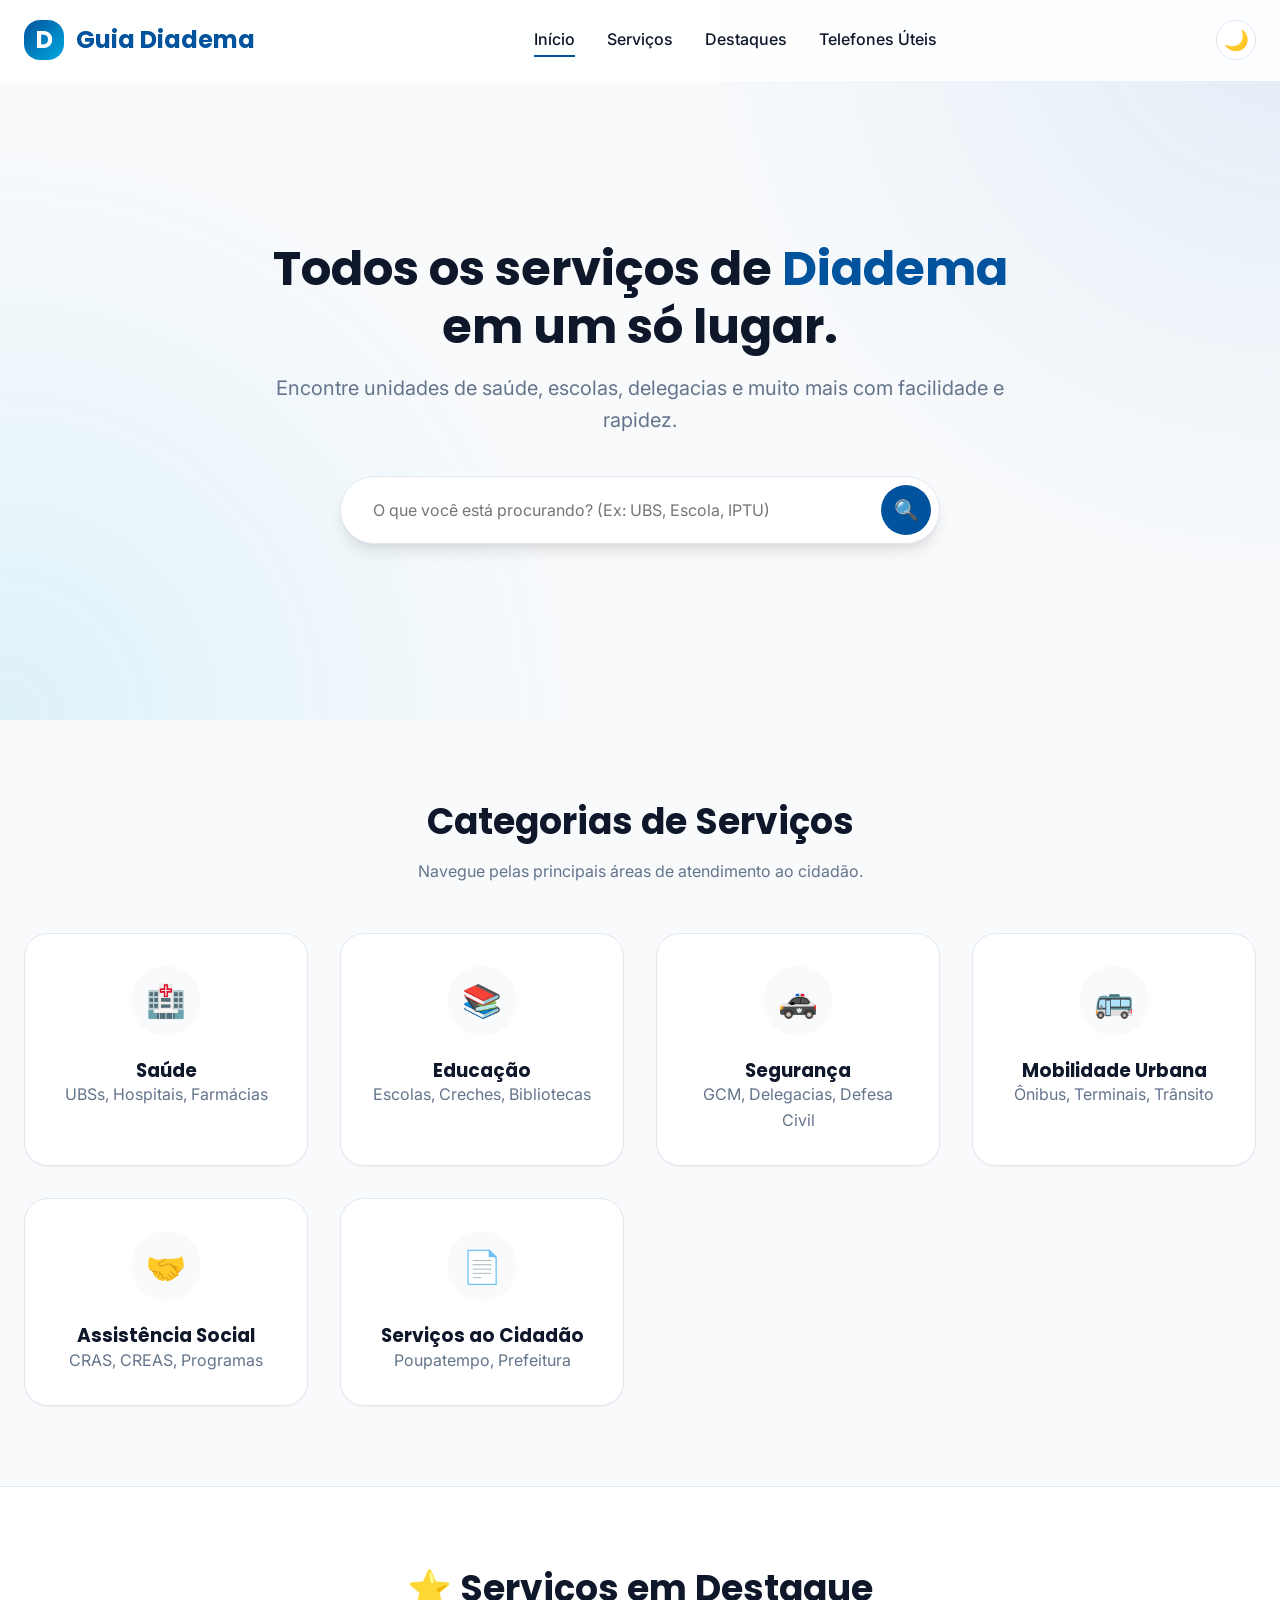
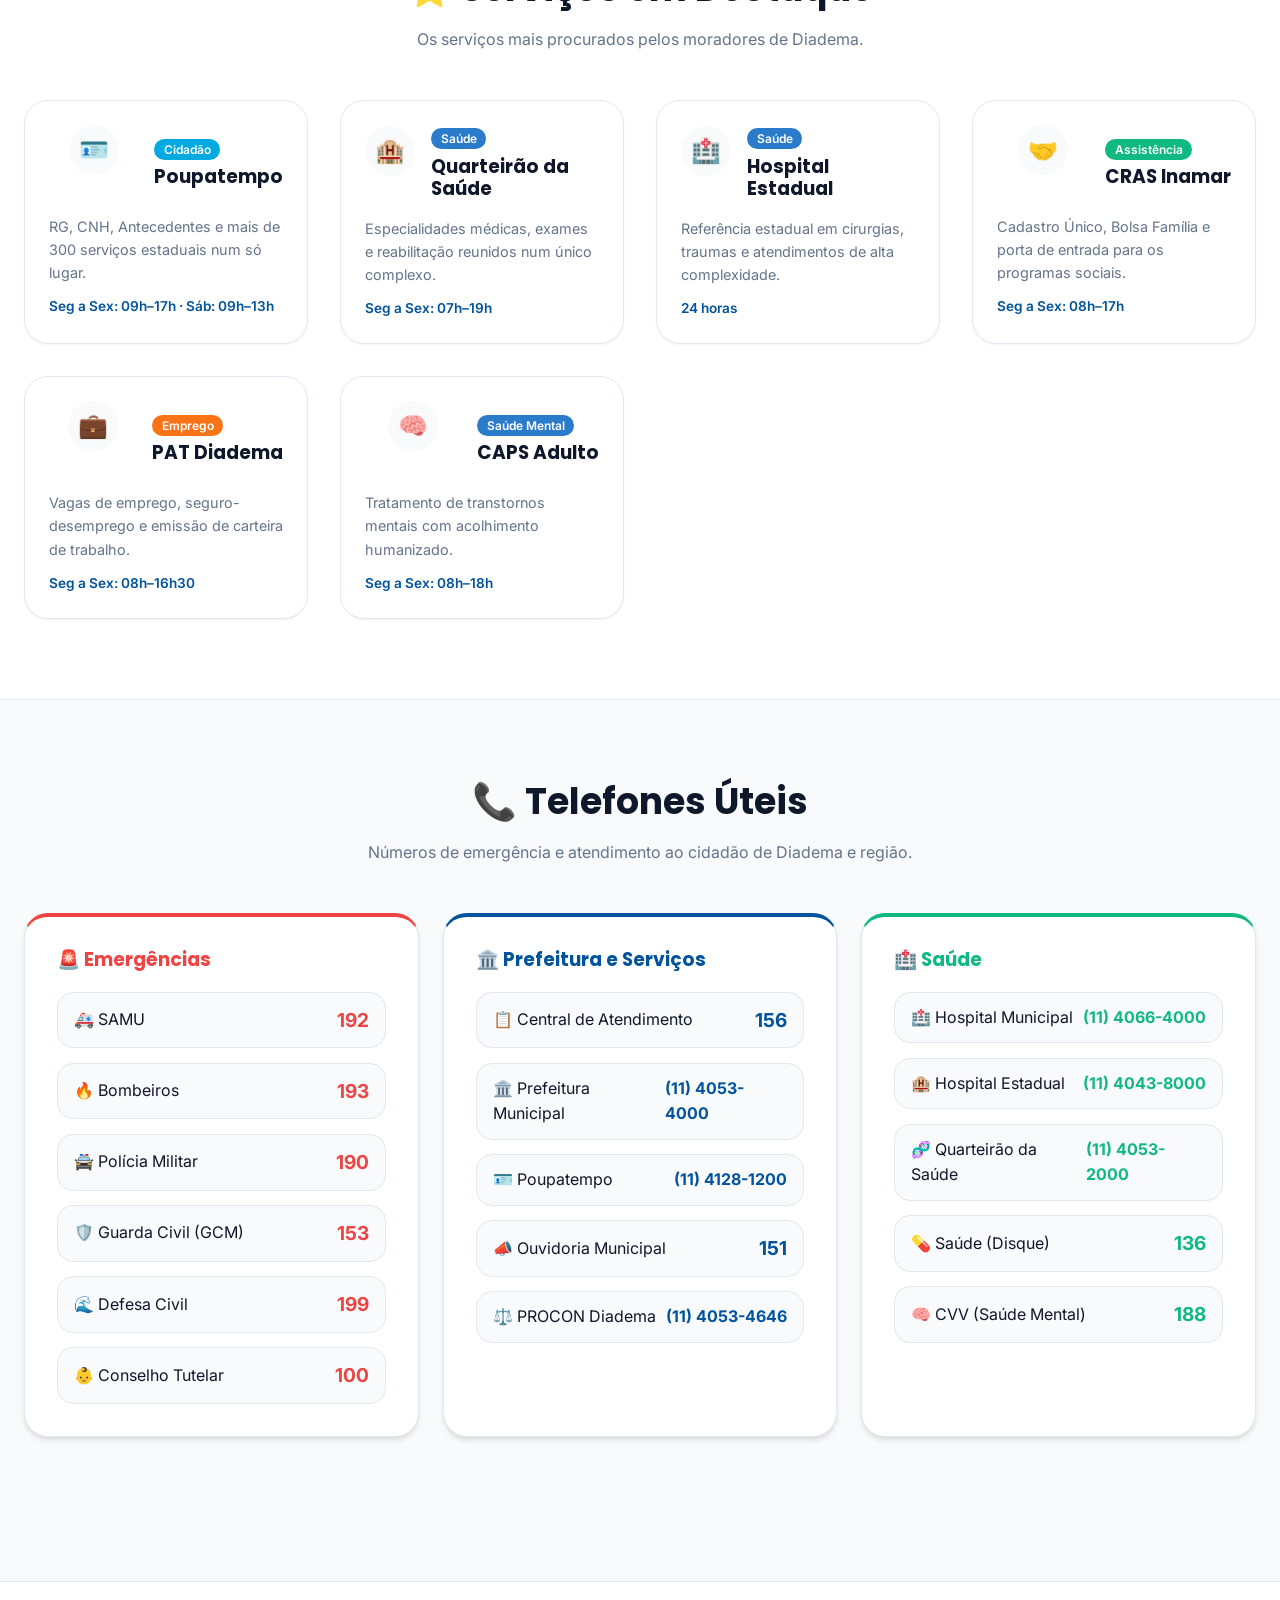
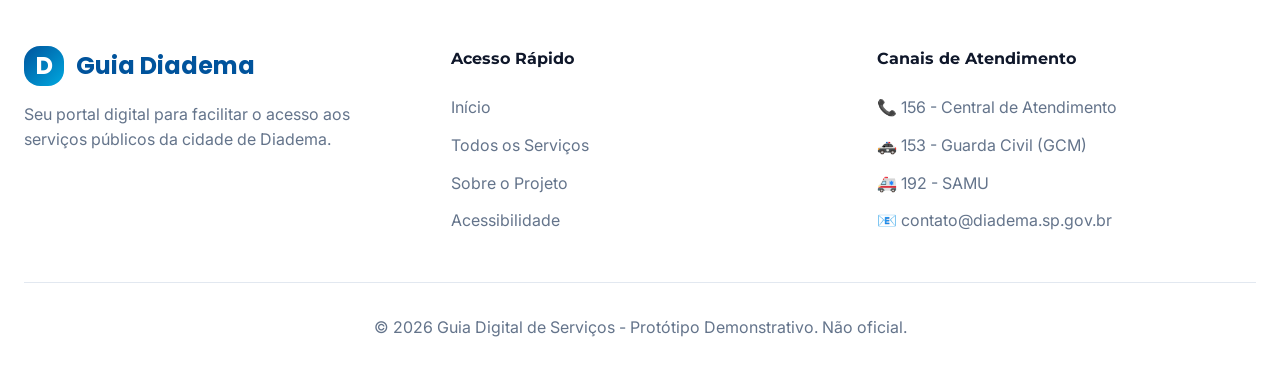
<file: index.html>
<!DOCTYPE html>
<html lang="pt-BR">
<head>
    <meta charset="UTF-8">
    <meta name="viewport" content="width=device-width, initial-scale=1.0">
    <title>Guia Digital de Serviços - Diadema</title>
    <meta name="description" content="Portal centralizado de serviços públicos de Diadema. Saúde, Educação, Segurança e muito mais.">
    <link rel="stylesheet" href="assets/css/styles.css">
</head>
<body>

    <!-- Header -->
    <header class="header">
        <div class="container nav-container">
            <a href="index.html" class="logo">
                <div class="logo-icon">D</div>
                Guia Diadema
            </a>
            
            <nav class="nav-links" id="nav-links">
                <a href="index.html" class="nav-link active">Início</a>
                <a href="categorias.html" class="nav-link">Serviços</a>
                <a href="#destaques" class="nav-link">Destaques</a>
                <a href="#telefones" class="nav-link">Telefones Úteis</a>
            </nav>

            <div class="nav-actions">
                <button class="theme-toggle" id="theme-toggle" aria-label="Alternar Tema">🌙</button>
                <button class="mobile-menu-btn" id="mobile-menu-btn" aria-label="Menu">☰</button>
            </div>
        </div>
    </header>

    <!-- Hero Section -->
    <section class="hero">
        <div class="hero-bg"></div>
        <div class="container">
            <div class="hero-content animate-fade-in">
                <h1 class="title-lg">Todos os serviços de <span class="text-primary">Diadema</span> em um só lugar.</h1>
                <p class="hero-subtitle">Encontre unidades de saúde, escolas, delegacias e muito mais com facilidade e rapidez.</p>
                
                <form class="search-wrapper" id="search-form">
                    <input type="text" id="search-input" class="search-input" placeholder="O que você está procurando? (Ex: UBS, Escola, IPTU)" required>
                    <button type="submit" class="search-btn" aria-label="Buscar">🔍</button>
                </form>
            </div>
        </div>
    </section>

    <!-- Categories Section -->
    <section class="section" id="categorias">
        <div class="container">
            <div class="text-center animate-fade-in delay-100">
                <h2 class="title-md">Categorias de Serviços</h2>
                <p class="text-muted">Navegue pelas principais áreas de atendimento ao cidadão.</p>
            </div>

            <div class="categories-grid">
                <a href="categorias.html?cat=saude" class="category-card animate-fade-in delay-200">
                    <div class="category-icon">🏥</div>
                    <h3 class="font-bold">Saúde</h3>
                    <p class="text-muted text-sm">UBSs, Hospitais, Farmácias</p>
                </a>
                
                <a href="categorias.html?cat=educacao" class="category-card animate-fade-in delay-200">
                    <div class="category-icon">📚</div>
                    <h3 class="font-bold">Educação</h3>
                    <p class="text-muted text-sm">Escolas, Creches, Bibliotecas</p>
                </a>

                <a href="categorias.html?cat=seguranca" class="category-card animate-fade-in delay-300">
                    <div class="category-icon">🚓</div>
                    <h3 class="font-bold">Segurança</h3>
                    <p class="text-muted text-sm">GCM, Delegacias, Defesa Civil</p>
                </a>

                <a href="categorias.html?cat=mobilidade" class="category-card animate-fade-in delay-300">
                    <div class="category-icon">🚌</div>
                    <h3 class="font-bold">Mobilidade Urbana</h3>
                    <p class="text-muted text-sm">Ônibus, Terminais, Trânsito</p>
                </a>

                <a href="categorias.html?cat=assistencia" class="category-card animate-fade-in delay-300">
                    <div class="category-icon">🤝</div>
                    <h3 class="font-bold">Assistência Social</h3>
                    <p class="text-muted text-sm">CRAS, CREAS, Programas</p>
                </a>

                <a href="categorias.html?cat=cidadao" class="category-card animate-fade-in delay-300">
                    <div class="category-icon">📄</div>
                    <h3 class="font-bold">Serviços ao Cidadão</h3>
                    <p class="text-muted text-sm">Poupatempo, Prefeitura</p>
                </a>
            </div>
        </div>
    </section>

    <!-- ===== DESTAQUES ===== -->
    <section class="section" id="destaques" style="background: var(--surface); border-top: 1px solid var(--border); border-bottom: 1px solid var(--border);">
        <div class="container">
            <div class="text-center animate-fade-in">
                <h2 class="title-md">⭐ Serviços em Destaque</h2>
                <p class="text-muted">Os serviços mais procurados pelos moradores de Diadema.</p>
            </div>

            <div class="categories-grid" style="margin-top: 3rem;">

                <a href="detalhes.html?id=poupatempo-diadema" class="category-card animate-fade-in delay-100" style="text-align:left; padding: 1.5rem;">
                    <div style="display:flex; align-items:center; gap:1rem; margin-bottom:1rem;">
                        <div class="category-icon" style="width:50px;height:50px;font-size:1.5rem;flex-shrink:0;">🪪</div>
                        <div>
                            <span style="background:var(--secondary);color:white;padding:.2rem .6rem;border-radius:var(--radius-full);font-size:.75rem;font-weight:600;">Cidadão</span>
                            <h3 class="font-bold" style="margin-top:.3rem;">Poupatempo</h3>
                        </div>
                    </div>
                    <p class="text-muted" style="font-size:.9rem;">RG, CNH, Antecedentes e mais de 300 serviços estaduais num só lugar.</p>
                    <p style="margin-top:.75rem; font-size:.85rem; color:var(--primary); font-weight:600;">Seg a Sex: 09h–17h · Sáb: 09h–13h</p>
                </a>

                <a href="detalhes.html?id=quarteirao-saude" class="category-card animate-fade-in delay-100" style="text-align:left; padding: 1.5rem;">
                    <div style="display:flex; align-items:center; gap:1rem; margin-bottom:1rem;">
                        <div class="category-icon" style="width:50px;height:50px;font-size:1.5rem;flex-shrink:0;">🏨</div>
                        <div>
                            <span style="background:var(--primary-light);color:white;padding:.2rem .6rem;border-radius:var(--radius-full);font-size:.75rem;font-weight:600;">Saúde</span>
                            <h3 class="font-bold" style="margin-top:.3rem;">Quarteirão da Saúde</h3>
                        </div>
                    </div>
                    <p class="text-muted" style="font-size:.9rem;">Especialidades médicas, exames e reabilitação reunidos num único complexo.</p>
                    <p style="margin-top:.75rem; font-size:.85rem; color:var(--primary); font-weight:600;">Seg a Sex: 07h–19h</p>
                </a>

                <a href="detalhes.html?id=hospital-estadual" class="category-card animate-fade-in delay-200" style="text-align:left; padding: 1.5rem;">
                    <div style="display:flex; align-items:center; gap:1rem; margin-bottom:1rem;">
                        <div class="category-icon" style="width:50px;height:50px;font-size:1.5rem;flex-shrink:0;">🏥</div>
                        <div>
                            <span style="background:var(--primary-light);color:white;padding:.2rem .6rem;border-radius:var(--radius-full);font-size:.75rem;font-weight:600;">Saúde</span>
                            <h3 class="font-bold" style="margin-top:.3rem;">Hospital Estadual</h3>
                        </div>
                    </div>
                    <p class="text-muted" style="font-size:.9rem;">Referência estadual em cirurgias, traumas e atendimentos de alta complexidade.</p>
                    <p style="margin-top:.75rem; font-size:.85rem; color:var(--primary); font-weight:600;">24 horas</p>
                </a>

                <a href="detalhes.html?id=cras-inamar" class="category-card animate-fade-in delay-200" style="text-align:left; padding: 1.5rem;">
                    <div style="display:flex; align-items:center; gap:1rem; margin-bottom:1rem;">
                        <div class="category-icon" style="width:50px;height:50px;font-size:1.5rem;flex-shrink:0;">🤝</div>
                        <div>
                            <span style="background:#10B981;color:white;padding:.2rem .6rem;border-radius:var(--radius-full);font-size:.75rem;font-weight:600;">Assistência</span>
                            <h3 class="font-bold" style="margin-top:.3rem;">CRAS Inamar</h3>
                        </div>
                    </div>
                    <p class="text-muted" style="font-size:.9rem;">Cadastro Único, Bolsa Família e porta de entrada para os programas sociais.</p>
                    <p style="margin-top:.75rem; font-size:.85rem; color:var(--primary); font-weight:600;">Seg a Sex: 08h–17h</p>
                </a>

                <a href="detalhes.html?id=pat-diadema" class="category-card animate-fade-in delay-300" style="text-align:left; padding: 1.5rem;">
                    <div style="display:flex; align-items:center; gap:1rem; margin-bottom:1rem;">
                        <div class="category-icon" style="width:50px;height:50px;font-size:1.5rem;flex-shrink:0;">💼</div>
                        <div>
                            <span style="background:#F97316;color:white;padding:.2rem .6rem;border-radius:var(--radius-full);font-size:.75rem;font-weight:600;">Emprego</span>
                            <h3 class="font-bold" style="margin-top:.3rem;">PAT Diadema</h3>
                        </div>
                    </div>
                    <p class="text-muted" style="font-size:.9rem;">Vagas de emprego, seguro-desemprego e emissão de carteira de trabalho.</p>
                    <p style="margin-top:.75rem; font-size:.85rem; color:var(--primary); font-weight:600;">Seg a Sex: 08h–16h30</p>
                </a>

                <a href="detalhes.html?id=caps-adulto" class="category-card animate-fade-in delay-300" style="text-align:left; padding: 1.5rem;">
                    <div style="display:flex; align-items:center; gap:1rem; margin-bottom:1rem;">
                        <div class="category-icon" style="width:50px;height:50px;font-size:1.5rem;flex-shrink:0;">🧠</div>
                        <div>
                            <span style="background:var(--primary-light);color:white;padding:.2rem .6rem;border-radius:var(--radius-full);font-size:.75rem;font-weight:600;">Saúde Mental</span>
                            <h3 class="font-bold" style="margin-top:.3rem;">CAPS Adulto</h3>
                        </div>
                    </div>
                    <p class="text-muted" style="font-size:.9rem;">Tratamento de transtornos mentais com acolhimento humanizado.</p>
                    <p style="margin-top:.75rem; font-size:.85rem; color:var(--primary); font-weight:600;">Seg a Sex: 08h–18h</p>
                </a>

            </div>
        </div>
    </section>

    <!-- ===== TELEFONES ÚTEIS ===== -->
    <section class="section" id="telefones">
        <div class="container">
            <div class="text-center animate-fade-in">
                <h2 class="title-md">📞 Telefones Úteis</h2>
                <p class="text-muted">Números de emergência e atendimento ao cidadão de Diadema e região.</p>
            </div>

            <div style="display: grid; grid-template-columns: repeat(auto-fit, minmax(280px, 1fr)); gap: 1.5rem; margin-top: 3rem;">

                <!-- Emergências -->
                <div class="info-card" style="border-top: 4px solid #EF4444;">
                    <h3 class="font-bold" style="margin-bottom:1.25rem; color:#EF4444;">🚨 Emergências</h3>
                    <div style="display:flex;flex-direction:column;gap:.9rem;">
                        <a href="tel:192" style="display:flex;align-items:center;justify-content:space-between;padding:.75rem 1rem;background:var(--background);border-radius:var(--radius-md);border:1px solid var(--border);transition:var(--transition);" onmouseover="this.style.borderColor='#EF4444'" onmouseout="this.style.borderColor='var(--border)'">
                            <span>🚑 SAMU</span>
                            <strong style="font-size:1.2rem;color:#EF4444;">192</strong>
                        </a>
                        <a href="tel:193" style="display:flex;align-items:center;justify-content:space-between;padding:.75rem 1rem;background:var(--background);border-radius:var(--radius-md);border:1px solid var(--border);transition:var(--transition);" onmouseover="this.style.borderColor='#EF4444'" onmouseout="this.style.borderColor='var(--border)'">
                            <span>🔥 Bombeiros</span>
                            <strong style="font-size:1.2rem;color:#EF4444;">193</strong>
                        </a>
                        <a href="tel:190" style="display:flex;align-items:center;justify-content:space-between;padding:.75rem 1rem;background:var(--background);border-radius:var(--radius-md);border:1px solid var(--border);transition:var(--transition);" onmouseover="this.style.borderColor='#EF4444'" onmouseout="this.style.borderColor='var(--border)'">
                            <span>🚔 Polícia Militar</span>
                            <strong style="font-size:1.2rem;color:#EF4444;">190</strong>
                        </a>
                        <a href="tel:153" style="display:flex;align-items:center;justify-content:space-between;padding:.75rem 1rem;background:var(--background);border-radius:var(--radius-md);border:1px solid var(--border);transition:var(--transition);" onmouseover="this.style.borderColor='#EF4444'" onmouseout="this.style.borderColor='var(--border)'">
                            <span>🛡️ Guarda Civil (GCM)</span>
                            <strong style="font-size:1.2rem;color:#EF4444;">153</strong>
                        </a>
                        <a href="tel:199" style="display:flex;align-items:center;justify-content:space-between;padding:.75rem 1rem;background:var(--background);border-radius:var(--radius-md);border:1px solid var(--border);transition:var(--transition);" onmouseover="this.style.borderColor='#EF4444'" onmouseout="this.style.borderColor='var(--border)'">
                            <span>🌊 Defesa Civil</span>
                            <strong style="font-size:1.2rem;color:#EF4444;">199</strong>
                        </a>
                        <a href="tel:100" style="display:flex;align-items:center;justify-content:space-between;padding:.75rem 1rem;background:var(--background);border-radius:var(--radius-md);border:1px solid var(--border);transition:var(--transition);" onmouseover="this.style.borderColor='#EF4444'" onmouseout="this.style.borderColor='var(--border)'">
                            <span>👶 Conselho Tutelar</span>
                            <strong style="font-size:1.2rem;color:#EF4444;">100</strong>
                        </a>
                    </div>
                </div>

                <!-- Prefeitura e Serviços -->
                <div class="info-card" style="border-top: 4px solid var(--primary);">
                    <h3 class="font-bold" style="margin-bottom:1.25rem; color:var(--primary);">🏛️ Prefeitura e Serviços</h3>
                    <div style="display:flex;flex-direction:column;gap:.9rem;">
                        <a href="tel:156" style="display:flex;align-items:center;justify-content:space-between;padding:.75rem 1rem;background:var(--background);border-radius:var(--radius-md);border:1px solid var(--border);transition:var(--transition);" onmouseover="this.style.borderColor='var(--primary)'" onmouseout="this.style.borderColor='var(--border)'">
                            <span>📋 Central de Atendimento</span>
                            <strong style="font-size:1.2rem;color:var(--primary);">156</strong>
                        </a>
                        <a href="tel:1140534000" style="display:flex;align-items:center;justify-content:space-between;padding:.75rem 1rem;background:var(--background);border-radius:var(--radius-md);border:1px solid var(--border);transition:var(--transition);" onmouseover="this.style.borderColor='var(--primary)'" onmouseout="this.style.borderColor='var(--border)'">
                            <span>🏛️ Prefeitura Municipal</span>
                            <strong style="font-size:1rem;color:var(--primary);">(11) 4053-4000</strong>
                        </a>
                        <a href="tel:1141281200" style="display:flex;align-items:center;justify-content:space-between;padding:.75rem 1rem;background:var(--background);border-radius:var(--radius-md);border:1px solid var(--border);transition:var(--transition);" onmouseover="this.style.borderColor='var(--primary)'" onmouseout="this.style.borderColor='var(--border)'">
                            <span>🪪 Poupatempo</span>
                            <strong style="font-size:1rem;color:var(--primary);">(11) 4128-1200</strong>
                        </a>
                        <a href="tel:151" style="display:flex;align-items:center;justify-content:space-between;padding:.75rem 1rem;background:var(--background);border-radius:var(--radius-md);border:1px solid var(--border);transition:var(--transition);" onmouseover="this.style.borderColor='var(--primary)'" onmouseout="this.style.borderColor='var(--border)'">
                            <span>📣 Ouvidoria Municipal</span>
                            <strong style="font-size:1.2rem;color:var(--primary);">151</strong>
                        </a>
                        <a href="tel:1140534646" style="display:flex;align-items:center;justify-content:space-between;padding:.75rem 1rem;background:var(--background);border-radius:var(--radius-md);border:1px solid var(--border);transition:var(--transition);" onmouseover="this.style.borderColor='var(--primary)'" onmouseout="this.style.borderColor='var(--border)'">
                            <span>⚖️ PROCON Diadema</span>
                            <strong style="font-size:1rem;color:var(--primary);">(11) 4053-4646</strong>
                        </a>
                    </div>
                </div>

                <!-- Saúde -->
                <div class="info-card" style="border-top: 4px solid #10B981;">
                    <h3 class="font-bold" style="margin-bottom:1.25rem; color:#10B981;">🏥 Saúde</h3>
                    <div style="display:flex;flex-direction:column;gap:.9rem;">
                        <a href="tel:1140664000" style="display:flex;align-items:center;justify-content:space-between;padding:.75rem 1rem;background:var(--background);border-radius:var(--radius-md);border:1px solid var(--border);transition:var(--transition);" onmouseover="this.style.borderColor='#10B981'" onmouseout="this.style.borderColor='var(--border)'">
                            <span>🏥 Hospital Municipal</span>
                            <strong style="font-size:1rem;color:#10B981;">(11) 4066-4000</strong>
                        </a>
                        <a href="tel:1140438000" style="display:flex;align-items:center;justify-content:space-between;padding:.75rem 1rem;background:var(--background);border-radius:var(--radius-md);border:1px solid var(--border);transition:var(--transition);" onmouseover="this.style.borderColor='#10B981'" onmouseout="this.style.borderColor='var(--border)'">
                            <span>🏨 Hospital Estadual</span>
                            <strong style="font-size:1rem;color:#10B981;">(11) 4043-8000</strong>
                        </a>
                        <a href="tel:1140532000" style="display:flex;align-items:center;justify-content:space-between;padding:.75rem 1rem;background:var(--background);border-radius:var(--radius-md);border:1px solid var(--border);transition:var(--transition);" onmouseover="this.style.borderColor='#10B981'" onmouseout="this.style.borderColor='var(--border)'">
                            <span>🧬 Quarteirão da Saúde</span>
                            <strong style="font-size:1rem;color:#10B981;">(11) 4053-2000</strong>
                        </a>
                        <a href="tel:136" style="display:flex;align-items:center;justify-content:space-between;padding:.75rem 1rem;background:var(--background);border-radius:var(--radius-md);border:1px solid var(--border);transition:var(--transition);" onmouseover="this.style.borderColor='#10B981'" onmouseout="this.style.borderColor='var(--border)'">
                            <span>💊 Saúde (Disque)</span>
                            <strong style="font-size:1.2rem;color:#10B981;">136</strong>
                        </a>
                        <a href="tel:188" style="display:flex;align-items:center;justify-content:space-between;padding:.75rem 1rem;background:var(--background);border-radius:var(--radius-md);border:1px solid var(--border);transition:var(--transition);" onmouseover="this.style.borderColor='#10B981'" onmouseout="this.style.borderColor='var(--border)'">
                            <span>🧠 CVV (Saúde Mental)</span>
                            <strong style="font-size:1.2rem;color:#10B981;">188</strong>
                        </a>
                    </div>
                </div>

            </div>
        </div>
    </section>

    <!-- Footer -->
    <footer class="footer">
        <div class="container">
            <div class="footer-grid">
                <div class="footer-col">
                    <div class="logo" style="margin-bottom: 1rem;">
                        <div class="logo-icon">D</div>
                        Guia Diadema
                    </div>
                    <p class="text-muted">Seu portal digital para facilitar o acesso aos serviços públicos da cidade de Diadema.</p>
                </div>
                
                <div class="footer-col">
                    <h4>Acesso Rápido</h4>
                    <div class="footer-links">
                        <a href="index.html">Início</a>
                        <a href="categorias.html">Todos os Serviços</a>
                        <a href="#">Sobre o Projeto</a>
                        <a href="#">Acessibilidade</a>
                    </div>
                </div>

                <div class="footer-col">
                    <h4>Canais de Atendimento</h4>
                    <div class="footer-links">
                        <a href="#">📞 156 - Central de Atendimento</a>
                        <a href="#">🚓 153 - Guarda Civil (GCM)</a>
                        <a href="#">🚑 192 - SAMU</a>
                        <a href="#">📧 contato@diadema.sp.gov.br</a>
                    </div>
                </div>
            </div>
            
            <div class="footer-bottom">
                <p>&copy; 2026 Guia Digital de Serviços - Protótipo Demonstrativo. Não oficial.</p>
            </div>
        </div>
    </footer>

    <script src="assets/js/main.js"></script>
</body>
</html>
</file>
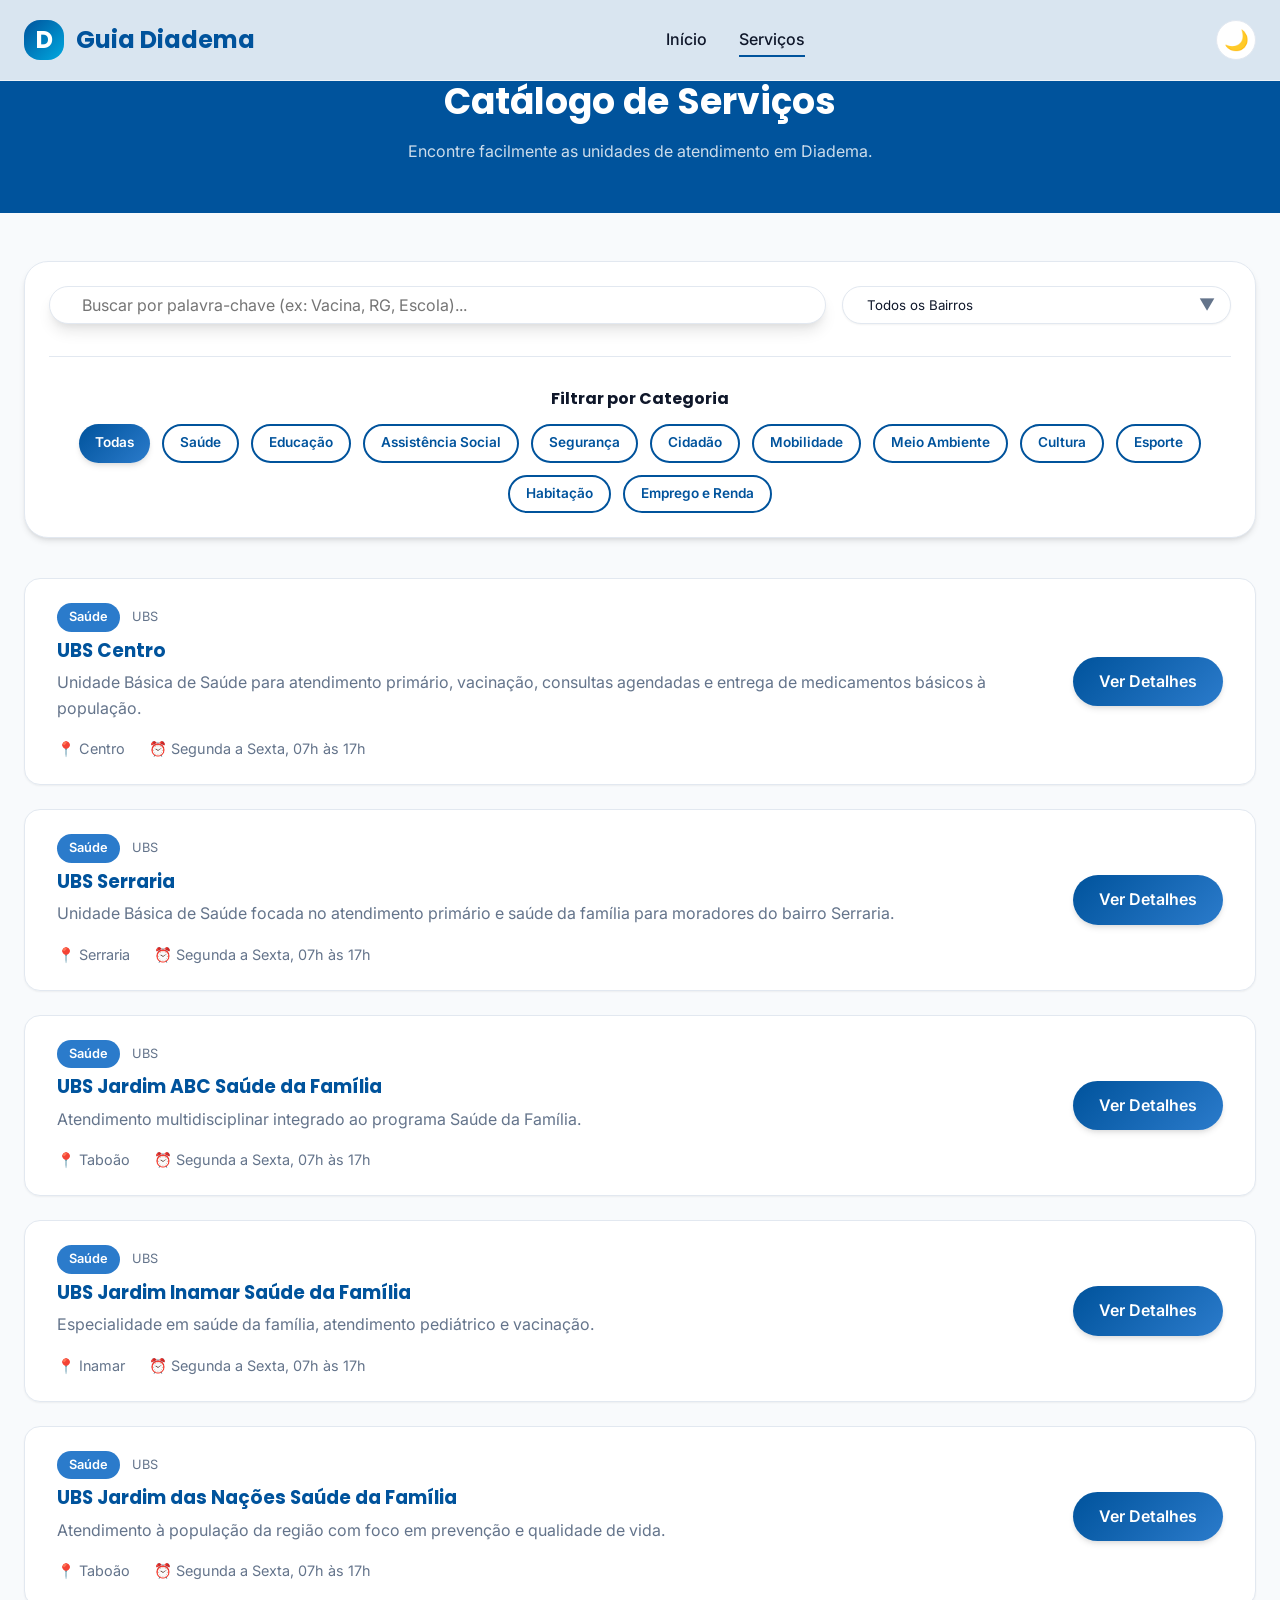
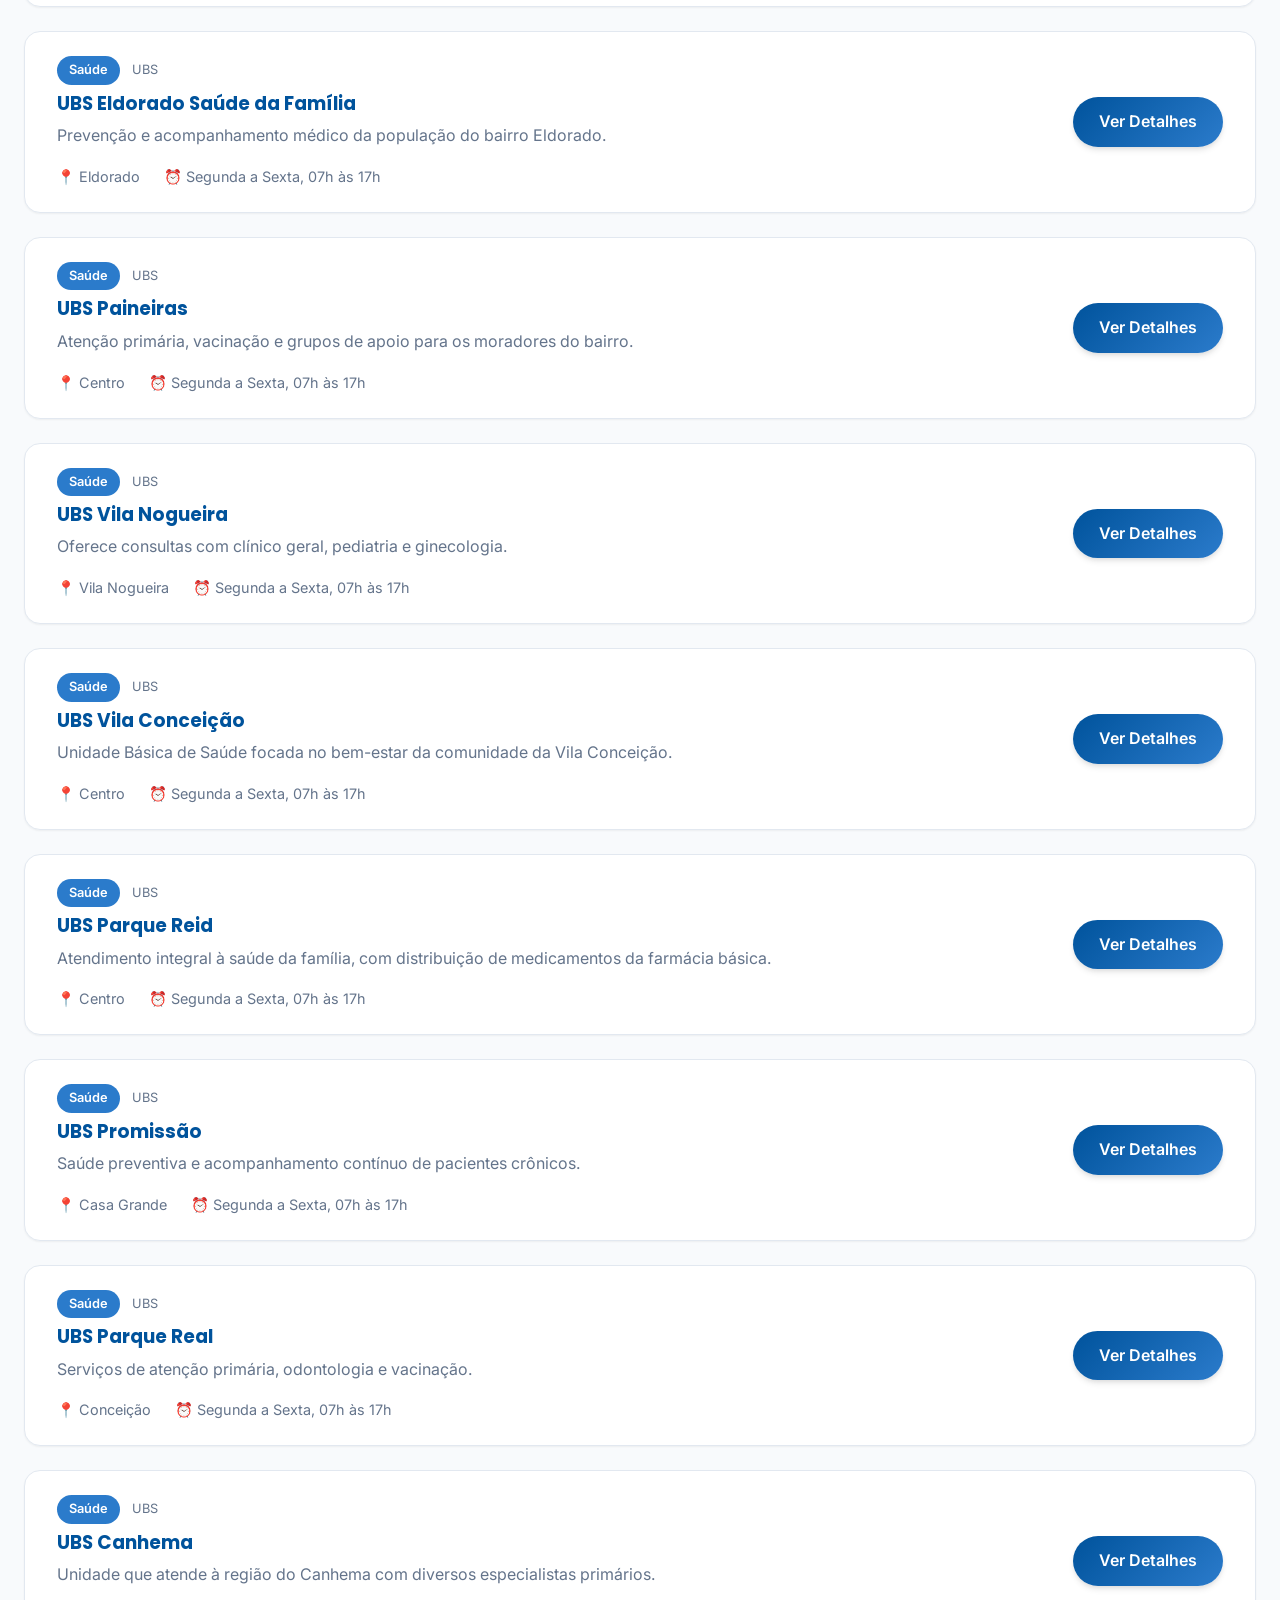
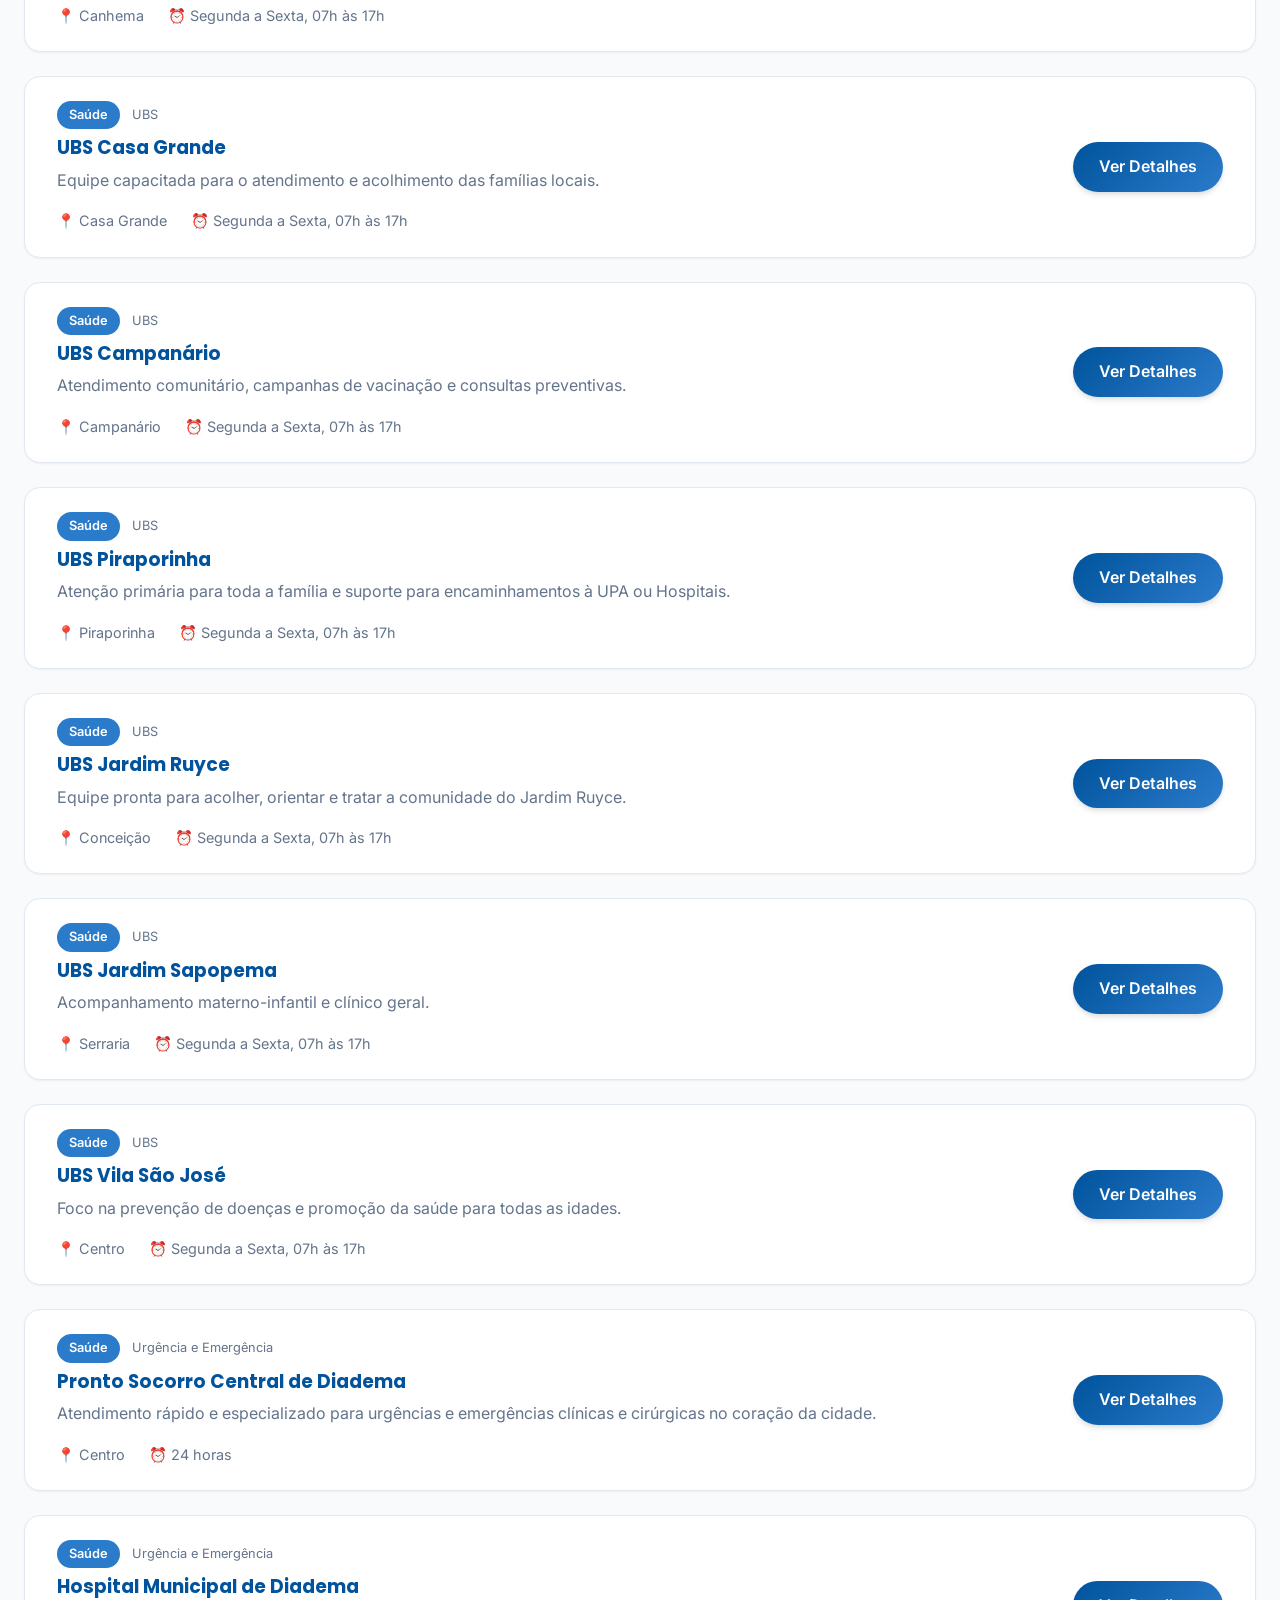
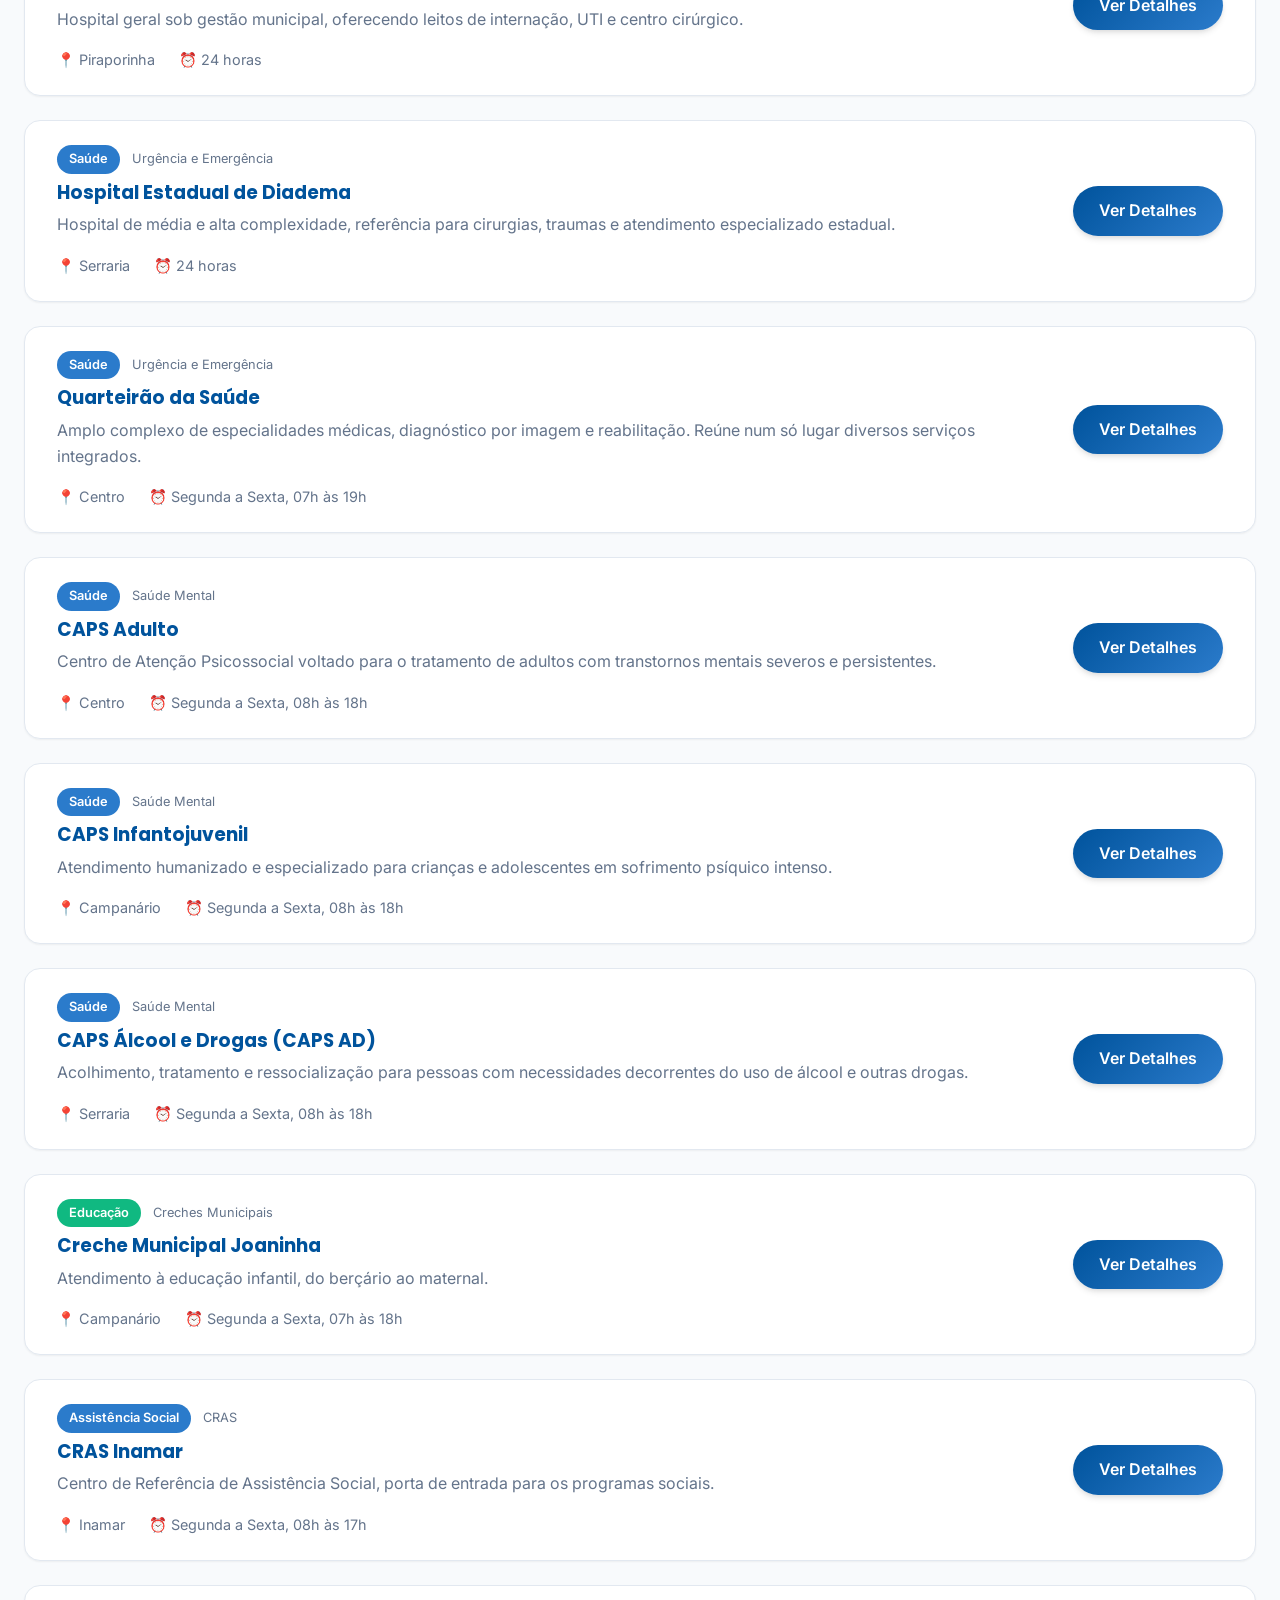
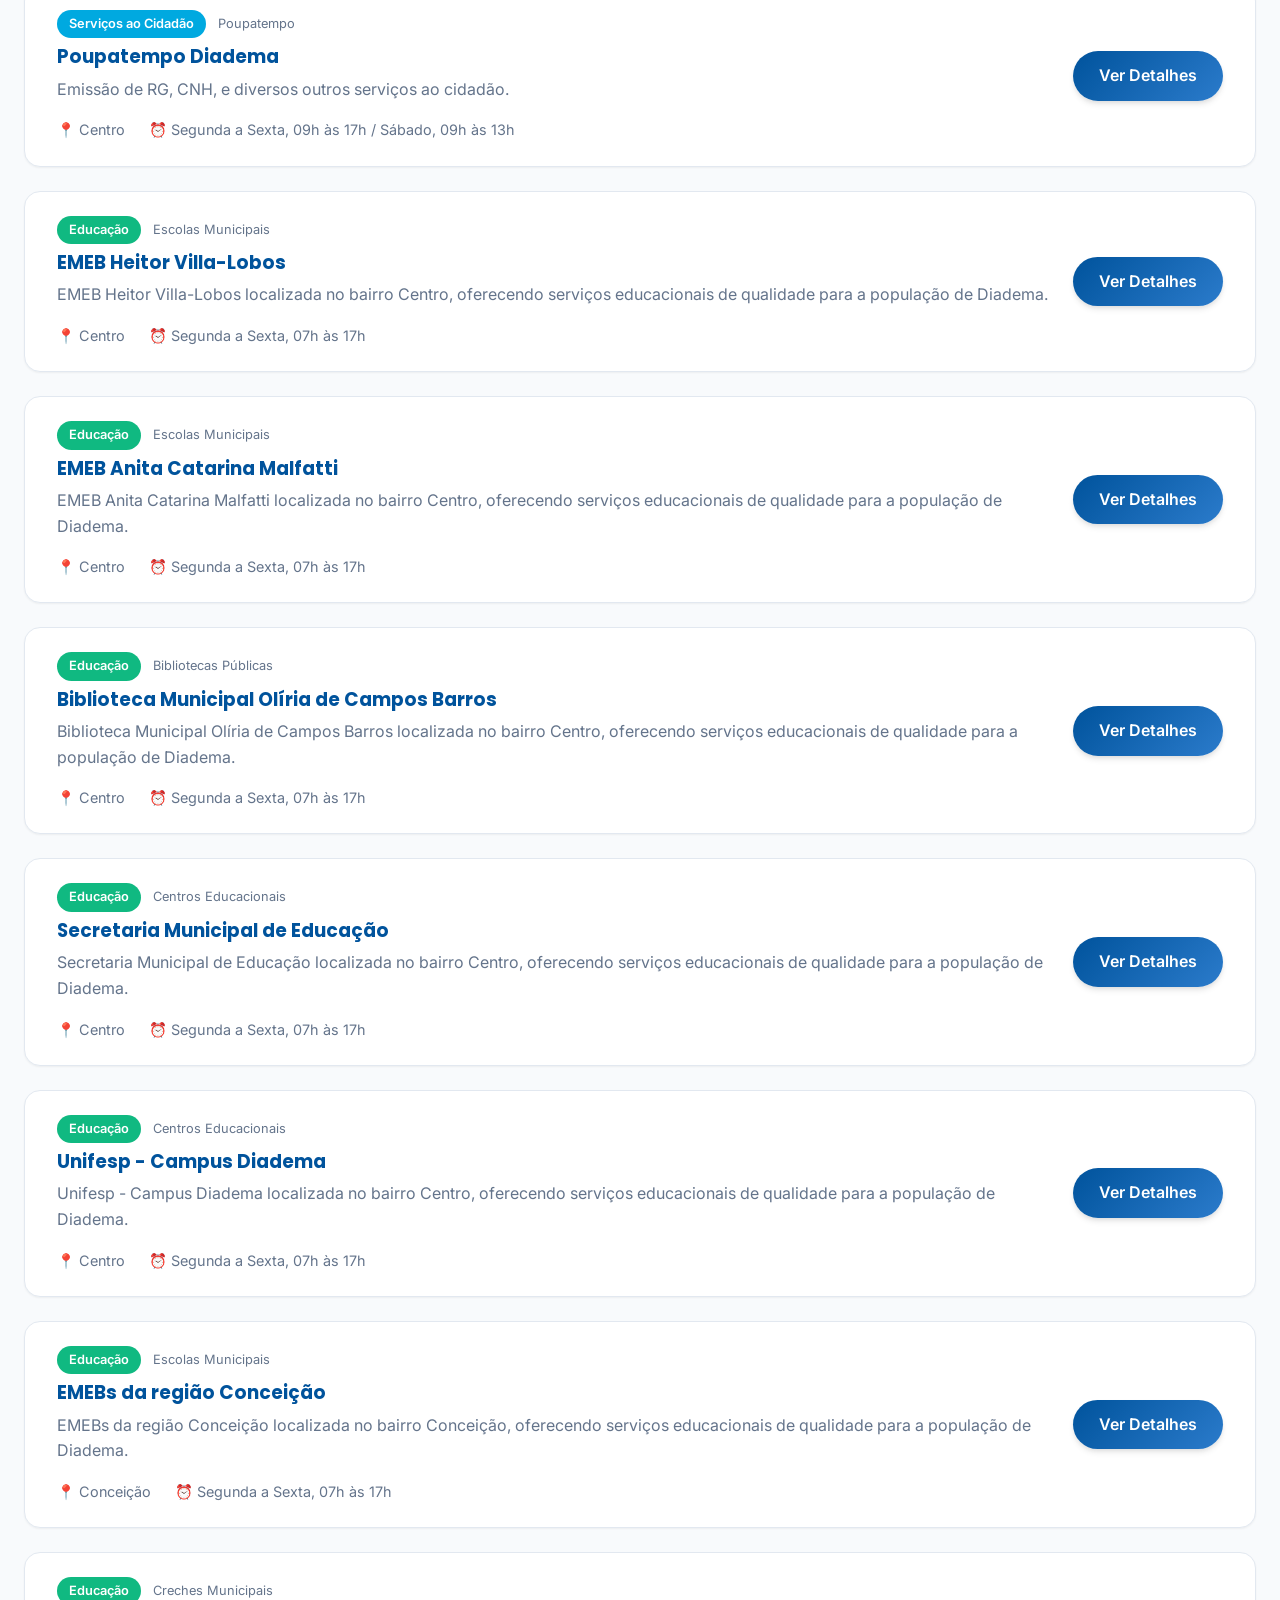
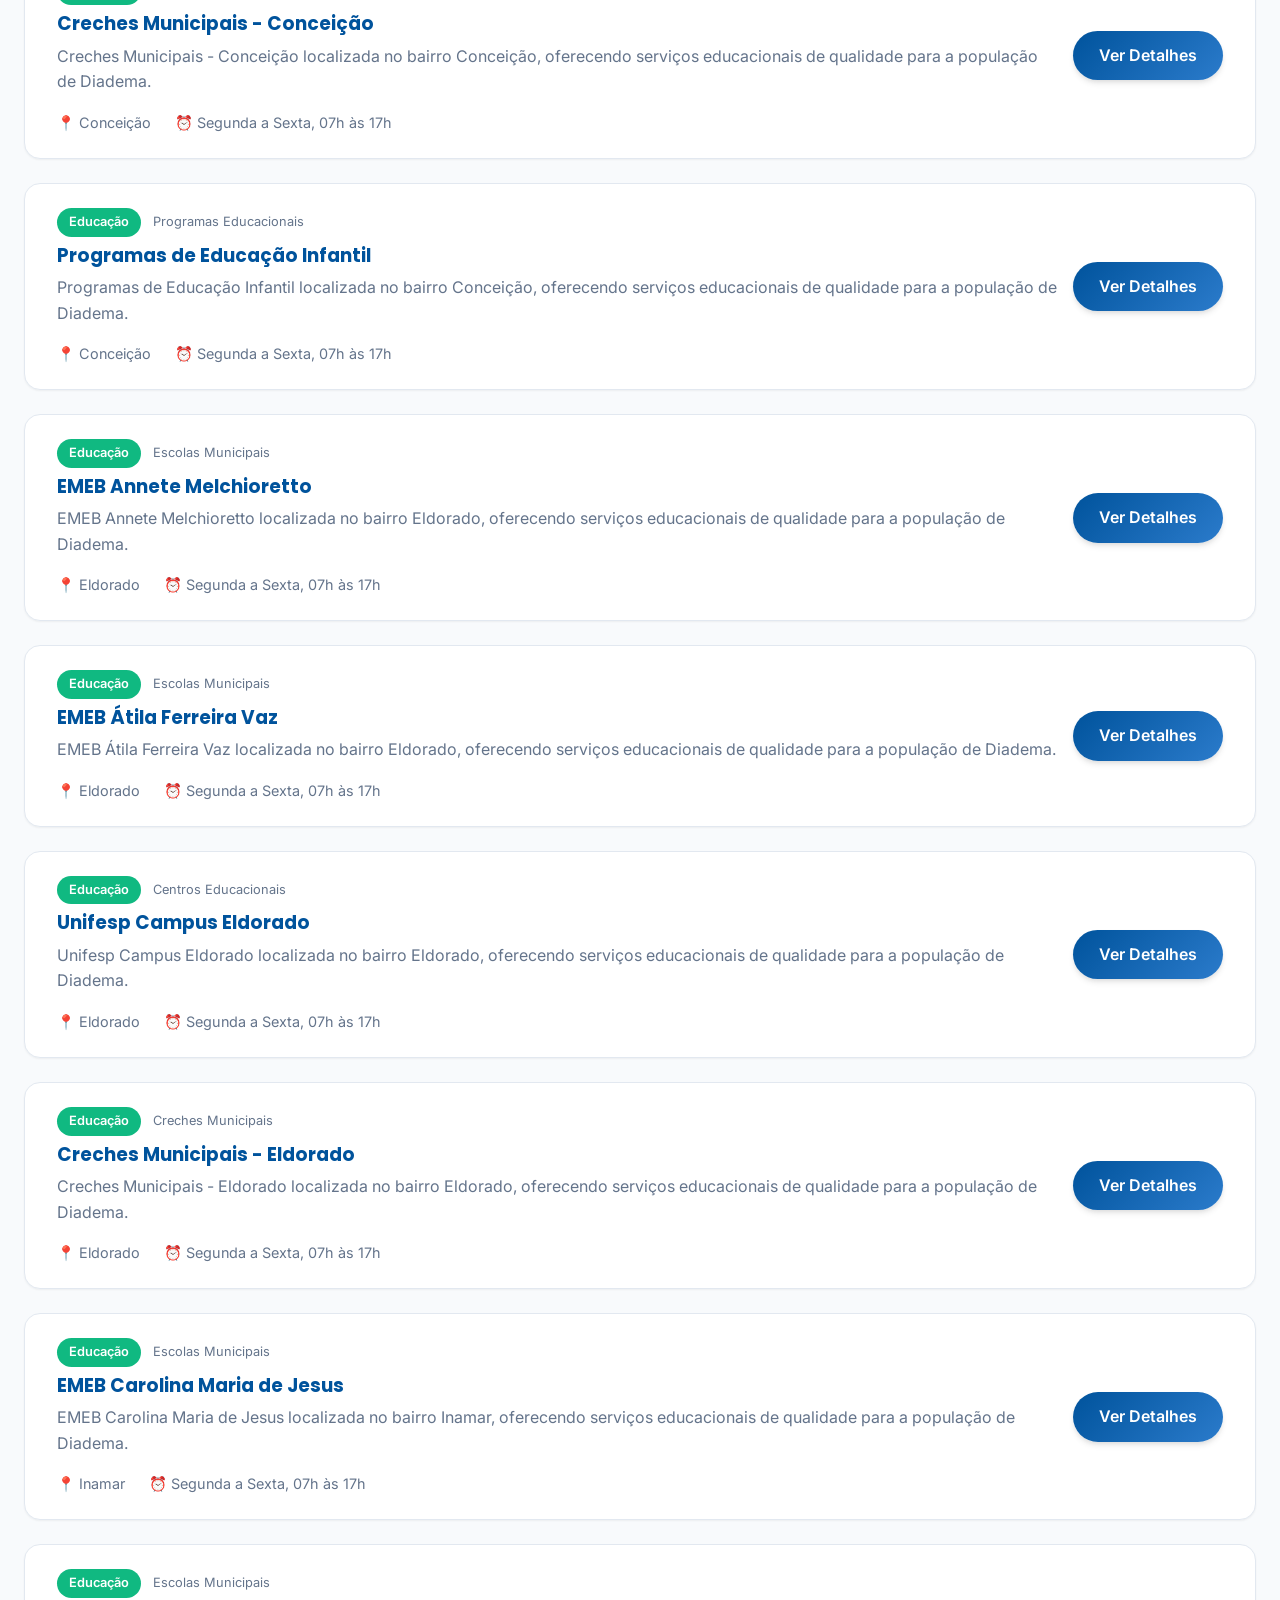
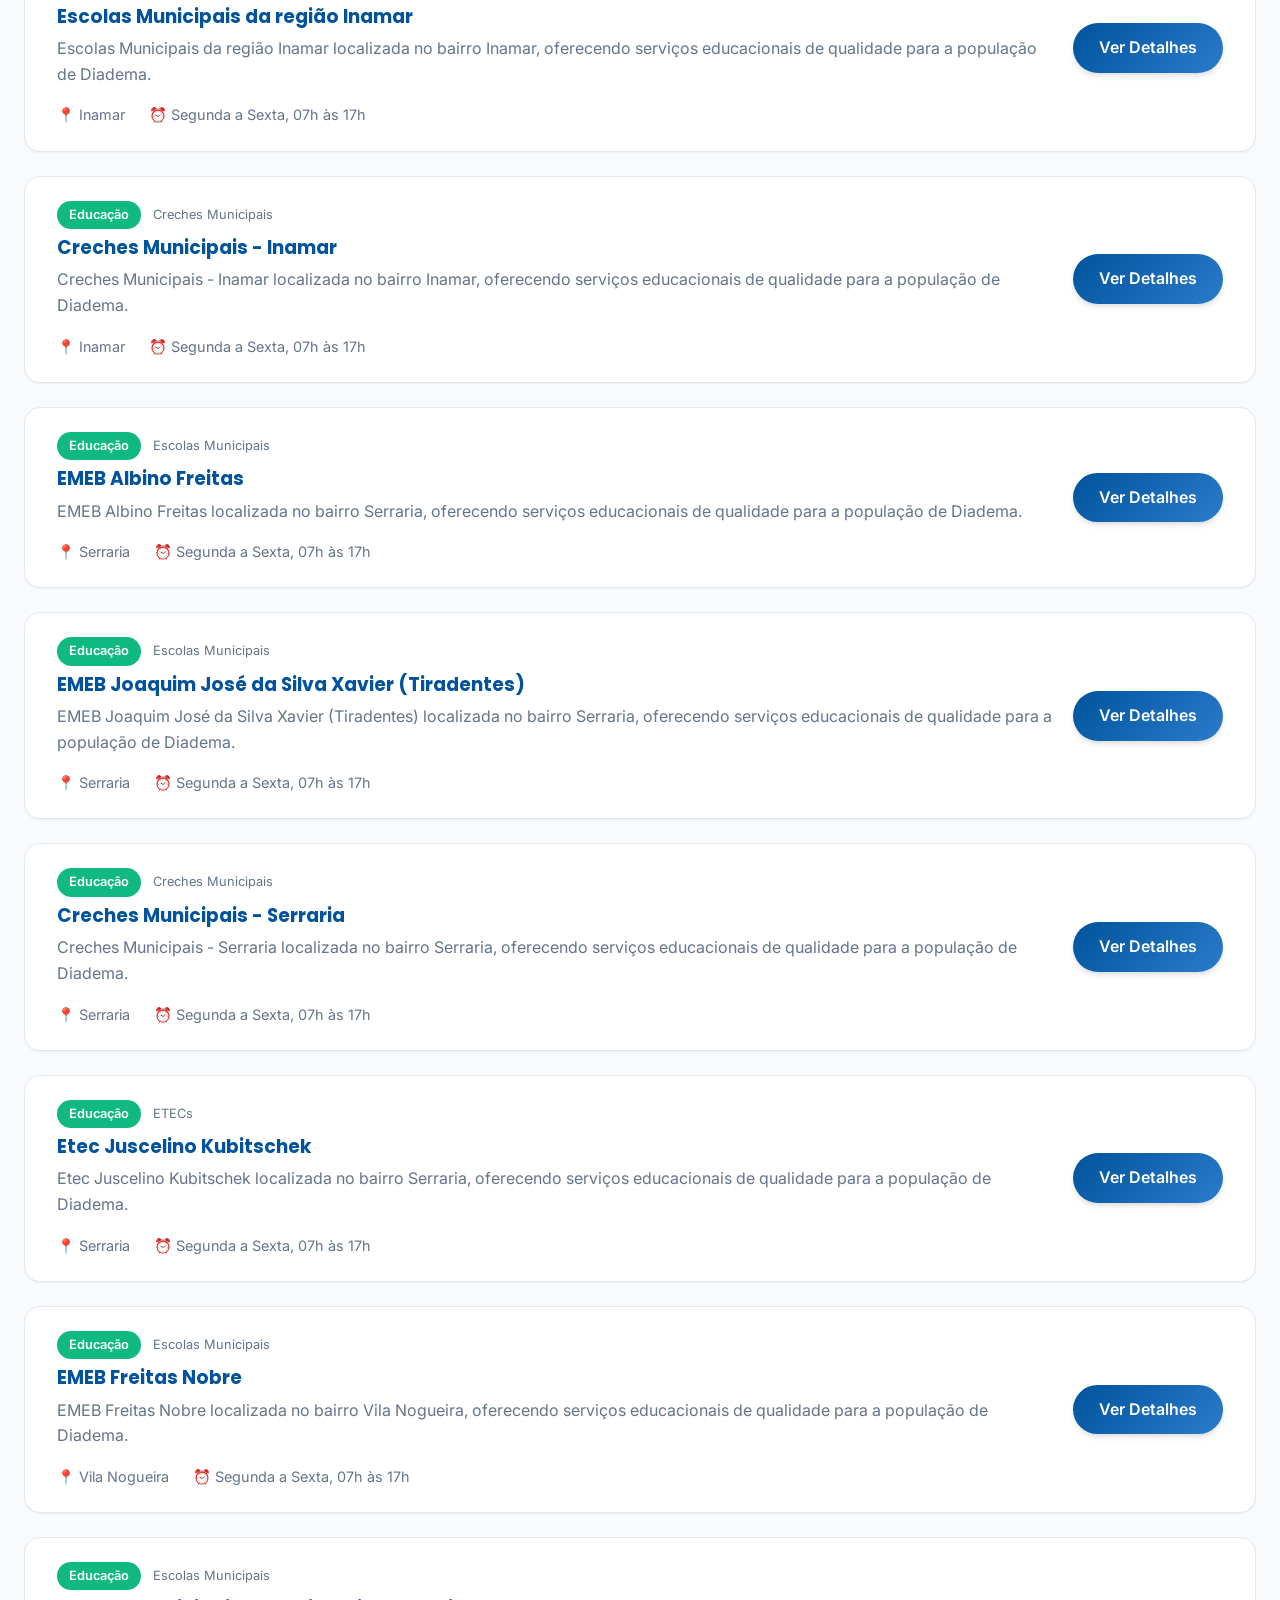
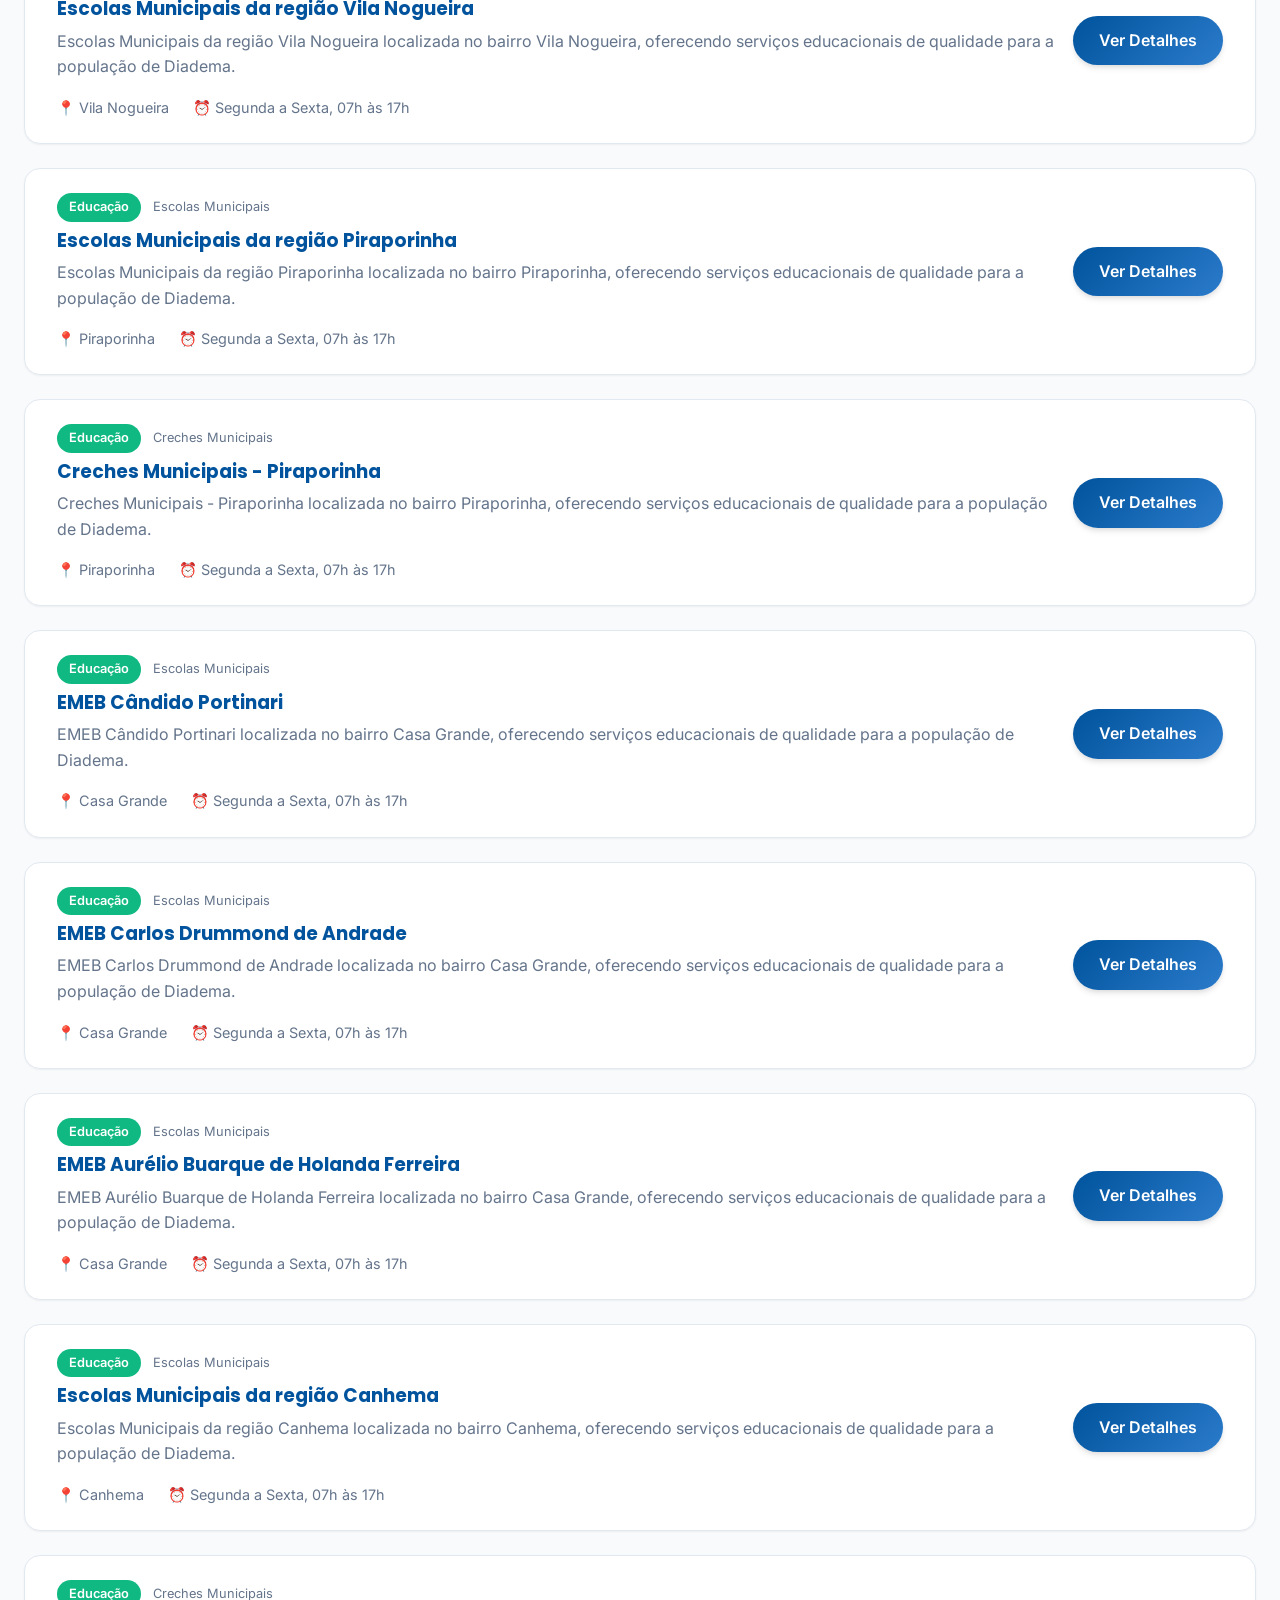
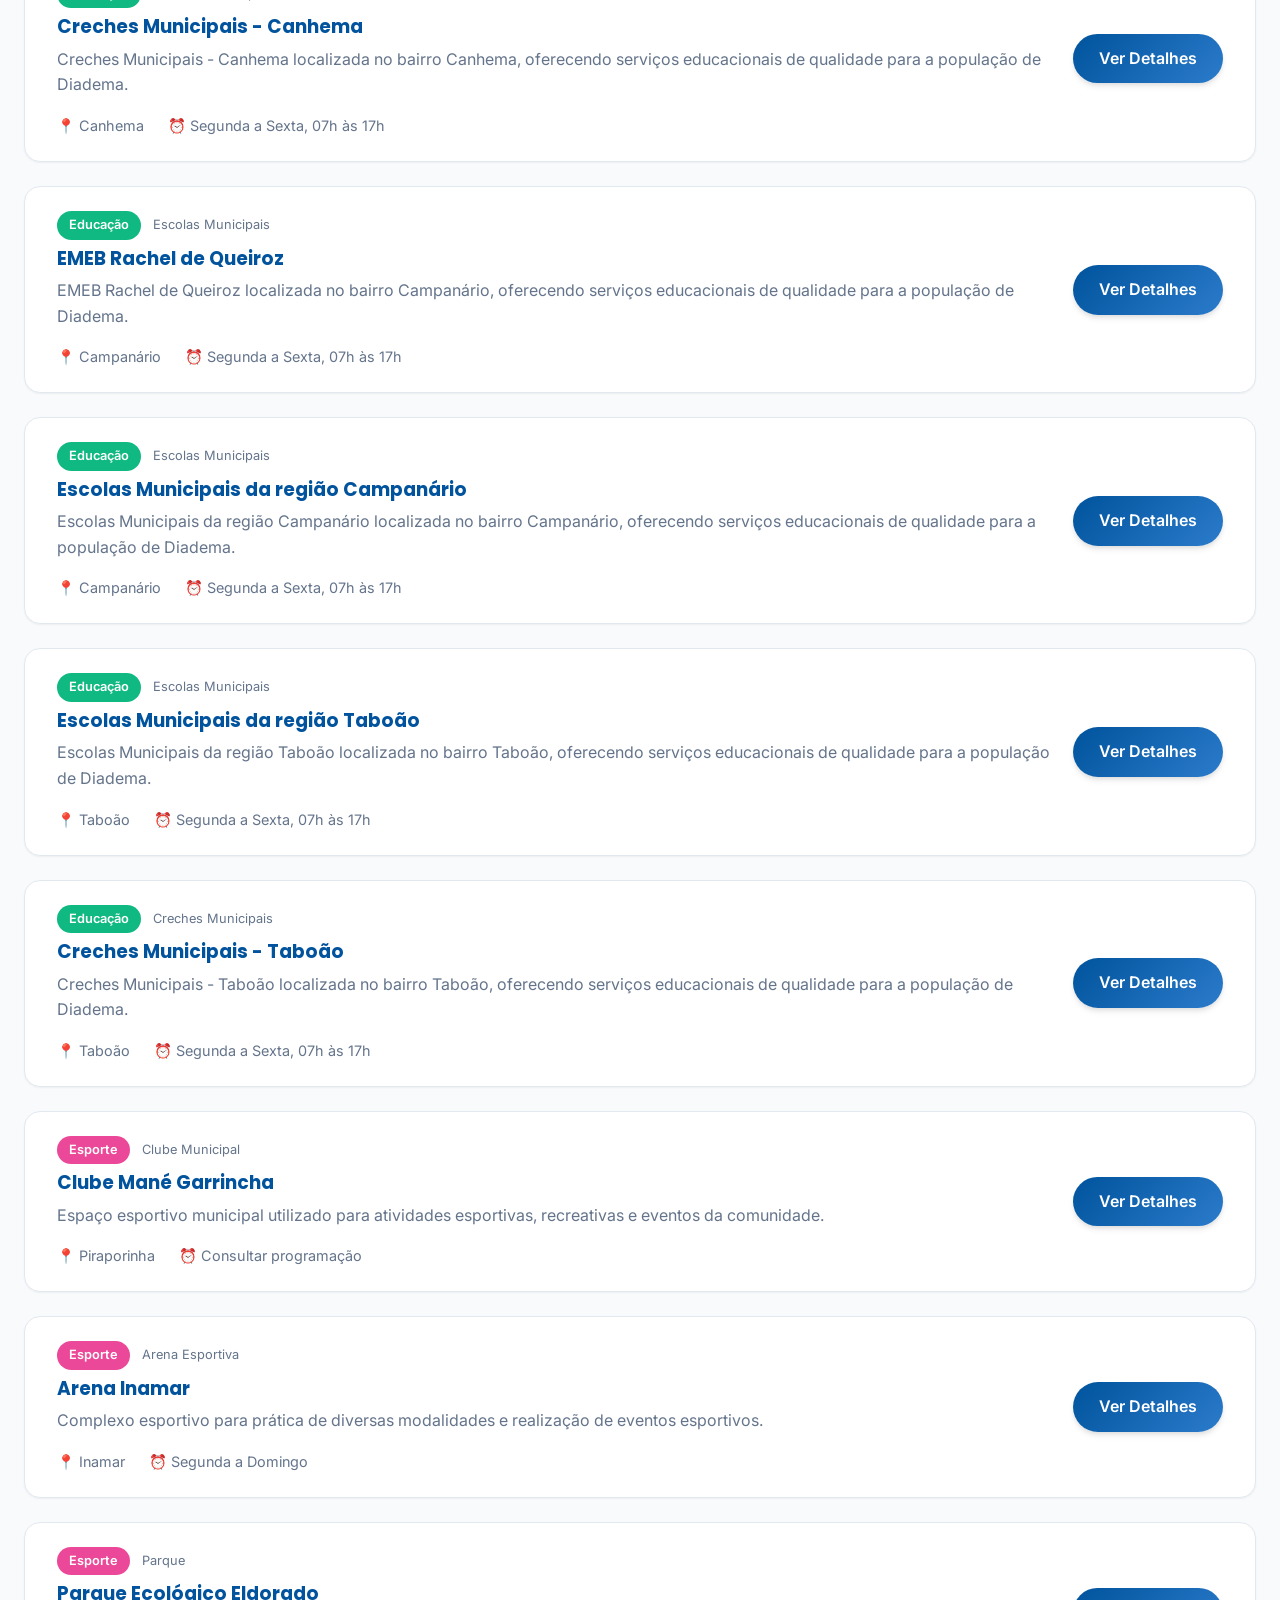
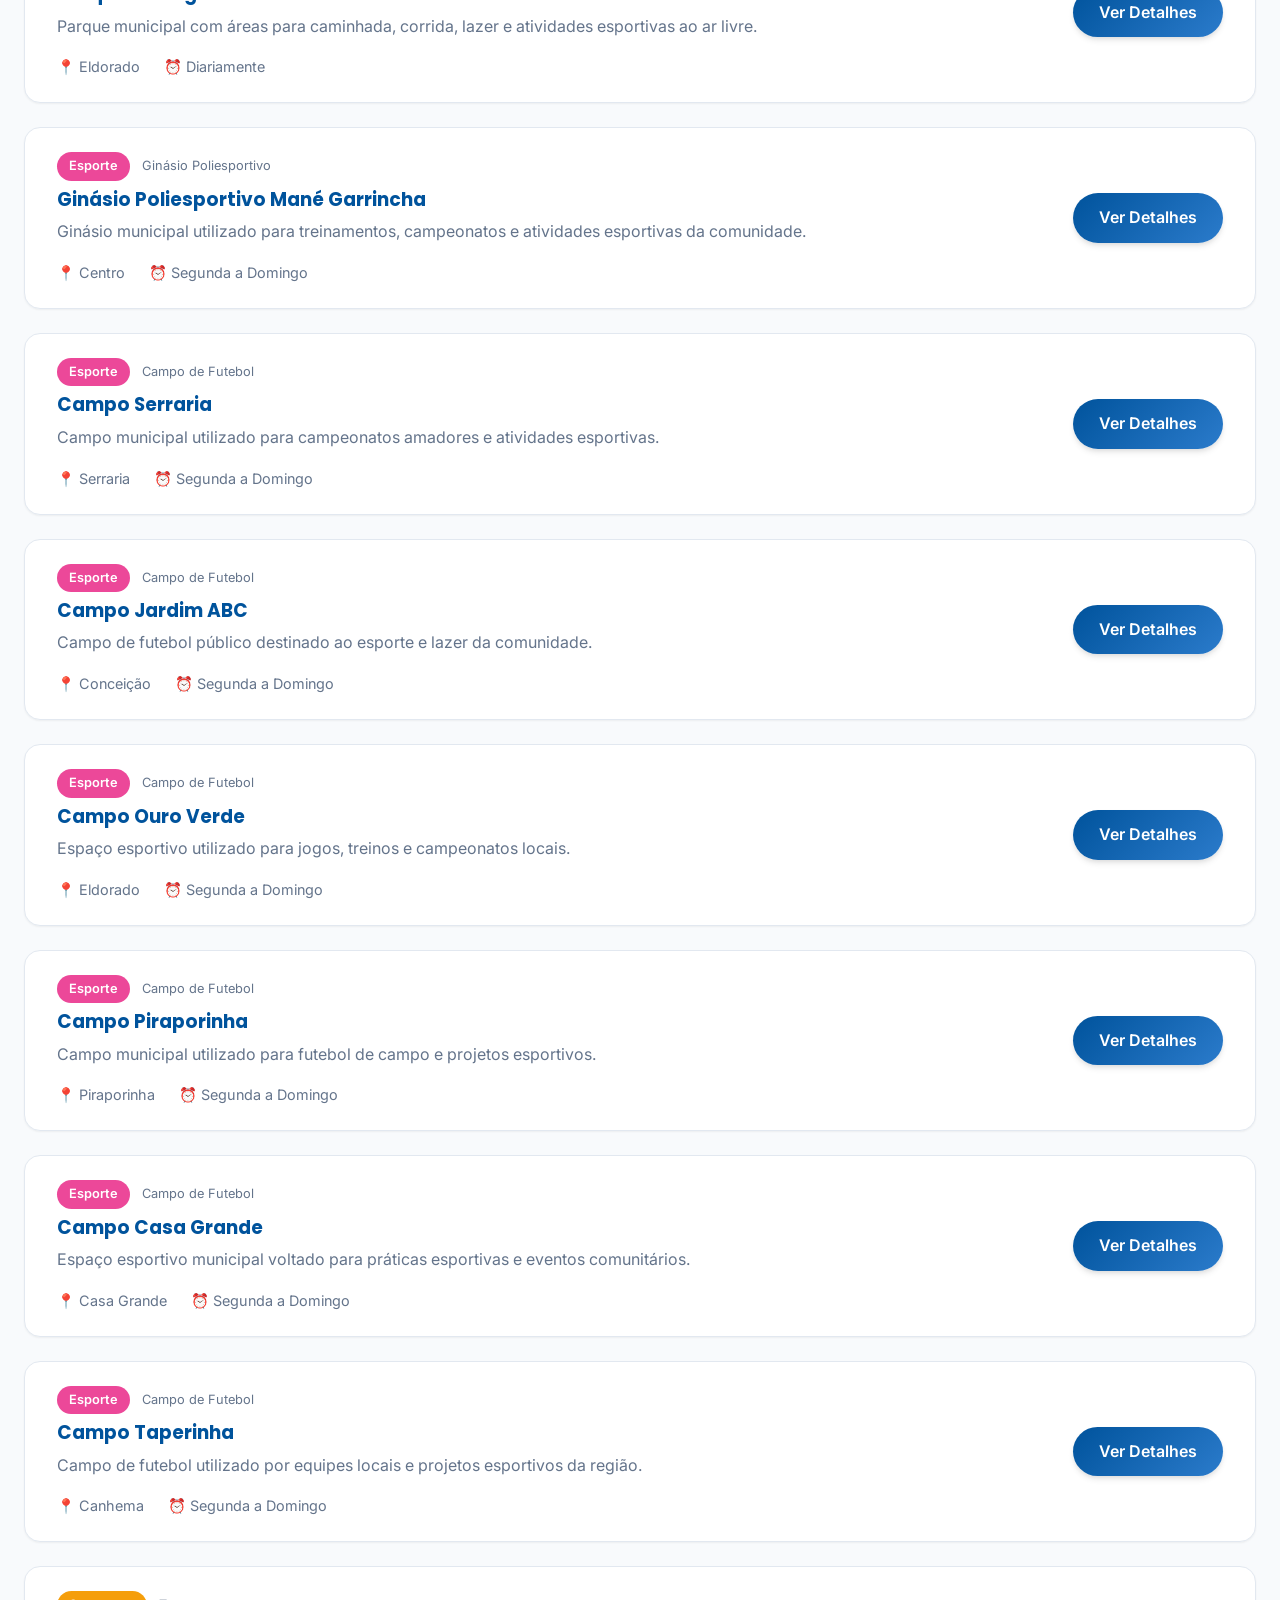
<file: categorias.html>
<!DOCTYPE html>
<html lang="pt-BR">
<head>
    <meta charset="UTF-8">
    <meta name="viewport" content="width=device-width, initial-scale=1.0">
    <title>Serviços - Guia Diadema</title>
    <link rel="stylesheet" href="assets/css/styles.css">
</head>
<body>

    <!-- Header -->
    <header class="header">
        <div class="container nav-container">
            <a href="index.html" class="logo">
                <div class="logo-icon">D</div>
                Guia Diadema
            </a>
            
            <nav class="nav-links" id="nav-links">
                <a href="index.html" class="nav-link">Início</a>
                <a href="categorias.html" class="nav-link active">Serviços</a>
            </nav>

            <div class="nav-actions">
                <button class="theme-toggle" id="theme-toggle" aria-label="Alternar Tema">🌙</button>
                <button class="mobile-menu-btn" id="mobile-menu-btn" aria-label="Menu">☰</button>
            </div>
        </div>
    </header>

    <!-- Page Header -->
    <section class="details-header" style="padding: 10rem 0 3rem;">
        <div class="container text-center animate-fade-in">
            <h1 class="title-md">Catálogo de Serviços</h1>
            <p class="text-muted" style="color: rgba(255,255,255,0.8);">Encontre facilmente as unidades de atendimento em Diadema.</p>
        </div>
    </section>

    <!-- Content -->
    <section class="section">
        <div class="container" style="display: flex; flex-direction: column; gap: 2.5rem; margin-top: -2rem;">
            
            <!-- Global Search & Filters -->
            <div class="animate-fade-in delay-100">
                <div class="info-card" style="padding: 1.5rem; display: flex; flex-direction: column; gap: 1.5rem;">
                    
                    <!-- Search & Bairro -->
                    <div style="display: grid; grid-template-columns: 2fr 1fr; gap: 1rem;">
                        <div class="search-wrapper" style="margin: 0; max-width: 100%;">
                            <input type="text" id="global-search" class="search-input" placeholder="Buscar por palavra-chave (ex: Vacina, RG, Escola)...">
                        </div>
                        <div style="position: relative;">
                            <select id="bairro-filter" style="width: 100%; height: 100%; border-radius: var(--radius-full); border: 1px solid var(--border); padding: 0 1.5rem; background: var(--surface); color: var(--text-main); font-family: var(--font-text); outline: none; appearance: none; box-shadow: var(--shadow-sm);">
                                <option value="todos">Todos os Bairros</option>
                                <option value="Centro">Centro</option>
                                <option value="Conceição">Conceição</option>
                                <option value="Eldorado">Eldorado</option>
                                <option value="Inamar">Inamar</option>
                                <option value="Serraria">Serraria</option>
                                <option value="Vila Nogueira">Vila Nogueira</option>
                                <option value="Piraporinha">Piraporinha</option>
                                <option value="Casa Grande">Casa Grande</option>
                                <option value="Canhema">Canhema</option>
                                <option value="Campanário">Campanário</option>
                                <option value="Taboão">Taboão</option>
                            </select>
                            <span style="position: absolute; right: 1rem; top: 50%; transform: translateY(-50%); pointer-events: none; color: var(--text-muted);">▼</span>
                        </div>
                    </div>

                    <hr style="border: none; border-top: 1px solid var(--border); margin: 0.5rem 0;">

                    <!-- Categories -->
                    <div>
                        <h3 class="font-bold text-center" style="margin-bottom: 1rem; font-size: 1rem;">Filtrar por Categoria</h3>
                        <div class="filter-group" style="display: flex; flex-wrap: wrap; gap: 0.75rem; justify-content: center;">
                            <a href="#" class="btn btn-primary filter-btn" data-filter="todas" style="padding: 0.4rem 1rem; font-size: 0.85rem;">Todas</a>
                            <a href="#" class="btn btn-outline filter-btn" data-filter="saude" style="padding: 0.4rem 1rem; font-size: 0.85rem;">Saúde</a>
                            <a href="#" class="btn btn-outline filter-btn" data-filter="educacao" style="padding: 0.4rem 1rem; font-size: 0.85rem;">Educação</a>
                            <a href="#" class="btn btn-outline filter-btn" data-filter="assistencia" style="padding: 0.4rem 1rem; font-size: 0.85rem;">Assistência Social</a>
                            <a href="#" class="btn btn-outline filter-btn" data-filter="seguranca" style="padding: 0.4rem 1rem; font-size: 0.85rem;">Segurança</a>
                            <a href="#" class="btn btn-outline filter-btn" data-filter="cidadao" style="padding: 0.4rem 1rem; font-size: 0.85rem;">Cidadão</a>
                            <a href="#" class="btn btn-outline filter-btn" data-filter="mobilidade" style="padding: 0.4rem 1rem; font-size: 0.85rem;">Mobilidade</a>
                            <a href="#" class="btn btn-outline filter-btn" data-filter="meioambiente" style="padding: 0.4rem 1rem; font-size: 0.85rem;">Meio Ambiente</a>
                            <a href="#" class="btn btn-outline filter-btn" data-filter="cultura" style="padding: 0.4rem 1rem; font-size: 0.85rem;">Cultura</a>
                            <a href="#" class="btn btn-outline filter-btn" data-filter="esporte" style="padding: 0.4rem 1rem; font-size: 0.85rem;">Esporte</a>
                            <a href="#" class="btn btn-outline filter-btn" data-filter="habitacao" style="padding: 0.4rem 1rem; font-size: 0.85rem;">Habitação</a>
                            <a href="#" class="btn btn-outline filter-btn" data-filter="emprego" style="padding: 0.4rem 1rem; font-size: 0.85rem;">Emprego e Renda</a>
                        </div>
                    </div>
                </div>
            </div>

            <!-- Main List (Populated via JS) -->
            <main id="services-container" class="service-list animate-fade-in delay-200">
                <!-- Javascript will inject cards here -->
                <div style="text-align: center; padding: 3rem; color: var(--text-muted);">
                    Carregando serviços...
                </div>
            </main>
        </div>
    </section>

    <!-- Footer -->
    <footer class="footer">
        <div class="container">
            <div class="footer-bottom" style="border-top: none; padding-top: 0;">
                <p>&copy; 2026 Guia Digital de Serviços - Protótipo Demonstrativo.</p>
            </div>
        </div>
    </footer>

    <script src="assets/data/servicos-data.js?v=3"></script>
    <script src="assets/js/main.js?v=3"></script>
</body>
</html>
</file>
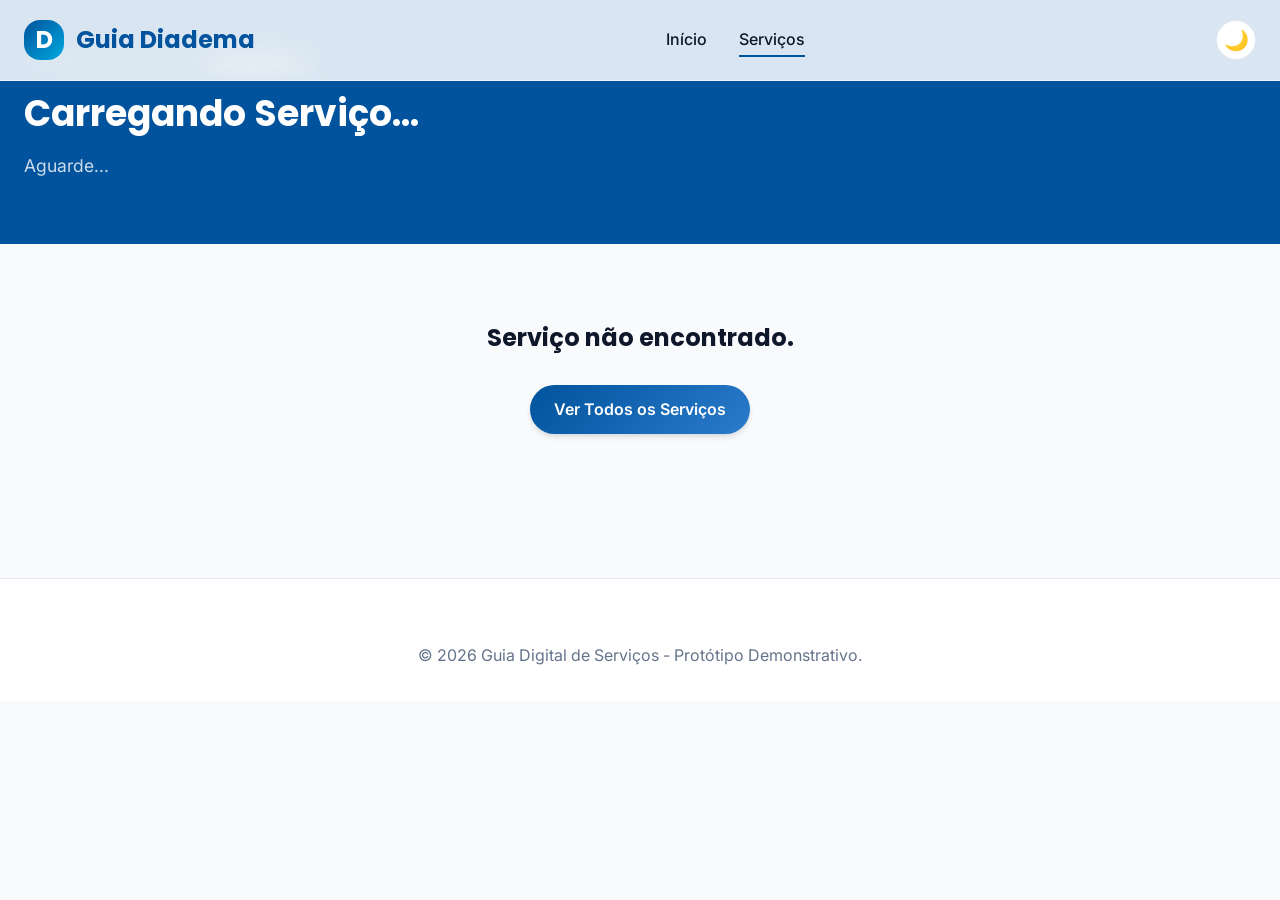
<file: detalhes.html>
<!DOCTYPE html>
<html lang="pt-BR">
<head>
    <meta charset="UTF-8">
    <meta name="viewport" content="width=device-width, initial-scale=1.0">
    <title>Detalhes do Serviço - Guia Diadema</title>
    <link rel="stylesheet" href="assets/css/styles.css">
    <style>
        .photo-gallery {
            display: grid;
            grid-template-columns: repeat(auto-fit, minmax(150px, 1fr));
            gap: 1rem;
            margin-top: 2rem;
        }
        .photo-item {
            width: 100%;
            height: 120px;
            object-fit: cover;
            border-radius: var(--radius-md);
            border: 1px solid var(--border);
        }
    </style>
</head>
<body>

    <!-- Header -->
    <header class="header">
        <div class="container nav-container">
            <a href="index.html" class="logo">
                <div class="logo-icon">D</div>
                Guia Diadema
            </a>
            
            <nav class="nav-links" id="nav-links">
                <a href="index.html" class="nav-link">Início</a>
                <a href="categorias.html" class="nav-link active">Serviços</a>
            </nav>

            <div class="nav-actions">
                <button class="theme-toggle" id="theme-toggle" aria-label="Alternar Tema">🌙</button>
                <button class="mobile-menu-btn" id="mobile-menu-btn" aria-label="Menu">☰</button>
            </div>
        </div>
    </header>

    <!-- Details Header -->
    <section class="details-header">
        <div class="container animate-fade-in">
            <a href="categorias.html" style="display: inline-flex; align-items: center; gap: 0.5rem; color: white; margin-bottom: 1rem; opacity: 0.8;">
                ← Voltar para Serviços
            </a>
            <div id="det-categoria" style="display: inline-block; background: rgba(255,255,255,0.2); color: white; padding: 0.25rem 1rem; border-radius: var(--radius-full); font-size: 0.8rem; font-weight: 600; margin-bottom: 1rem;">
                Carregando...
            </div>
            <h1 class="title-md" id="det-titulo">Carregando Serviço...</h1>
            <p class="text-muted" id="det-desc" style="max-width: 600px; font-size: 1.1rem;">
                Aguarde...
            </p>
        </div>
    </section>

    <!-- Details Content -->
    <section class="section" id="det-content" style="display: none;">
        <div class="container details-content">
            
            <!-- Main Info -->
            <main class="details-main animate-fade-in delay-100">
                <div style="display: flex; justify-content: space-between; align-items: center; margin-bottom: 1.5rem;">
                    <h2 class="font-bold">Informações do Serviço</h2>
                    <button id="btn-share" class="btn btn-outline" style="padding: 0.4rem 1rem; font-size: 0.9rem;">🔗 Compartilhar</button>
                </div>
                
                <div class="info-item">
                    <div class="info-icon">📍</div>
                    <div>
                        <h4 class="font-bold">Endereço</h4>
                        <p class="text-muted" id="det-endereco"></p>
                    </div>
                </div>

                <div class="info-item">
                    <div class="info-icon">⏰</div>
                    <div>
                        <h4 class="font-bold">Horário de Funcionamento</h4>
                        <p class="text-muted" id="det-horario"></p>
                    </div>
                </div>

                <div class="info-item">
                    <div class="info-icon">📞</div>
                    <div>
                        <h4 class="font-bold">Telefone de Contato</h4>
                        <p class="text-muted" id="det-telefone"></p>
                    </div>
                </div>

                <div class="info-item">
                    <div class="info-icon">📧</div>
                    <div>
                        <h4 class="font-bold">E-mail</h4>
                        <p class="text-muted" id="det-email"></p>
                    </div>
                </div>

                <!-- Photos -->
                <div style="margin-top: 3rem; padding-top: 2rem; border-top: 1px solid var(--border);">
                    <h3 class="font-bold" style="margin-bottom: 1rem;">Fotos da Unidade</h3>
                    <div class="photo-gallery" id="det-fotos">
                        <!-- Fotos via JS -->
                    </div>
                </div>
            </main>

            <!-- Sidebar Info (Map) -->
            <aside class="details-sidebar animate-fade-in delay-200">
                <div class="info-card" style="text-align: center;">
                    <h3 class="font-bold" style="margin-bottom: 1rem;">Localização</h3>
                    
                    <div class="map-container" id="det-map-container" style="margin-bottom: 1rem;">
                        <div class="map-placeholder" id="det-map-loading">Carregando mapa...</div>
                    </div>
                    <p class="text-muted" id="det-bairro-mapa" style="margin-bottom: 1rem; font-size: 0.95rem; text-align: left;">Bairro: ...</p>

                    <a href="#" id="det-mapa-btn" target="_blank" class="btn btn-primary" style="width: 100%;">
                        📍 Traçar Rota no Google Maps
                    </a>
                </div>

                <div class="info-card">
                    <h3 class="font-bold" style="margin-bottom: 1rem;">Avaliação do Usuário</h3>
                    <div style="font-size: 2rem; font-weight: bold; color: var(--text-main); margin-bottom: 0.5rem;" id="det-nota">
                        4.0
                    </div>
                    
                    <div id="det-estrelas" style="display: flex; gap: 0.5rem; font-size: 1.5rem; color: #FBBF24; cursor: pointer; justify-content: center; margin-bottom: 1rem;">
                        <!-- Estrelas JS -->
                    </div>
                    
                    <button class="btn btn-outline" style="width: 100%;">Deixar uma Avaliação</button>
                </div>
            </aside>

        </div>
    </section>

    <div class="container text-center text-muted" id="det-error" style="display: none; padding: 5rem 0;">
        <h2 class="font-bold">Serviço não encontrado.</h2>
        <a href="categorias.html" class="btn btn-primary" style="margin-top: 2rem;">Ver Todos os Serviços</a>
    </div>

    <!-- Footer -->
    <footer class="footer">
        <div class="container">
            <div class="footer-bottom" style="border-top: none; padding-top: 0;">
                <p>&copy; 2026 Guia Digital de Serviços - Protótipo Demonstrativo.</p>
            </div>
        </div>
    </footer>

    <script src="assets/data/servicos-data.js?v=3"></script>
    <script src="assets/js/main.js?v=3"></script>
</body>
</html>
</file>
<file: assets/css/styles.css>
@import url('https://fonts.googleapis.com/css2?family=Inter:wght@300;400;500;600&family=Montserrat:wght@500;600;700&family=Poppins:wght@500;600;700;800&display=swap');

:root {
  /* Diadema Colors - Light Theme */
  --primary: #00539C;
  --primary-light: #2B7BCB;
  --primary-dark: #003F7A;
  --secondary: #00A9E0;
  
  /* Neutrals */
  --background: #F8FAFC;
  --surface: #FFFFFF;
  --text-main: #0F172A;
  --text-muted: #64748B;
  --border: #E2E8F0;
  
  /* Effects */
  --glass-bg: rgba(255, 255, 255, 0.85);
  --glass-border: rgba(255, 255, 255, 0.5);
  --shadow-sm: 0 1px 2px 0 rgba(0, 0, 0, 0.05);
  --shadow-md: 0 4px 6px -1px rgba(0, 0, 0, 0.1), 0 2px 4px -1px rgba(0, 0, 0, 0.06);
  --shadow-lg: 0 10px 15px -3px rgba(0, 0, 0, 0.1), 0 4px 6px -2px rgba(0, 0, 0, 0.05);
  --shadow-hover: 0 20px 25px -5px rgba(0, 0, 0, 0.1), 0 10px 10px -5px rgba(0, 0, 0, 0.04);
  
  /* Fonts */
  --font-title: 'Poppins', sans-serif;
  --font-subtitle: 'Montserrat', sans-serif;
  --font-text: 'Inter', sans-serif;
  
  --radius-sm: 0.5rem;
  --radius-md: 1rem;
  --radius-lg: 1.5rem;
  --radius-full: 9999px;
  
  --transition: all 0.3s cubic-bezier(0.4, 0, 0.2, 1);
}

[data-theme="dark"] {
  --primary: #3B82F6;
  --primary-light: #60A5FA;
  --primary-dark: #2563EB;
  --secondary: #38BDF8;
  
  --background: #0F172A;
  --surface: #1E293B;
  --text-main: #F8FAFC;
  --text-muted: #94A3B8;
  --border: #334155;
  
  --glass-bg: rgba(30, 41, 59, 0.85);
  --glass-border: rgba(255, 255, 255, 0.1);
  --shadow-hover: 0 20px 25px -5px rgba(0, 0, 0, 0.5);
}

/* Reset */
* {
  margin: 0;
  padding: 0;
  box-sizing: border-box;
}

html {
  scroll-behavior: smooth;
}

body {
  font-family: var(--font-text);
  background-color: var(--background);
  color: var(--text-main);
  line-height: 1.6;
  transition: background-color 0.3s ease, color 0.3s ease;
  overflow-x: hidden;
}

h1, h2, h3 {
  font-family: var(--font-title);
  color: var(--text-main);
  line-height: 1.2;
}

h4, h5, h6 {
  font-family: var(--font-subtitle);
}

a {
  text-decoration: none;
  color: inherit;
  transition: var(--transition);
}

ul {
  list-style: none;
}

button {
  cursor: pointer;
  border: none;
  background: none;
  font-family: var(--font-subtitle);
}

/* Layout Utilities */
.container {
  max-width: 1280px;
  margin: 0 auto;
  padding: 0 1.5rem;
}

.section {
  padding: 5rem 0;
}

/* Typography Utilities */
.text-primary { color: var(--primary); }
.text-secondary { color: var(--secondary); }
.text-muted { color: var(--text-muted); }
.text-center { text-align: center; }
.font-bold { font-weight: 700; }
.font-semibold { font-weight: 600; }
.title-lg { font-size: 3rem; margin-bottom: 1rem; }
.title-md { font-size: 2.25rem; margin-bottom: 1rem; }
.title-sm { font-size: 1.5rem; margin-bottom: 0.5rem; }

/* Header & Glassmorphism */
.header {
  position: fixed;
  top: 0;
  left: 0;
  width: 100%;
  z-index: 1000;
  background: var(--glass-bg);
  backdrop-filter: blur(12px);
  -webkit-backdrop-filter: blur(12px);
  border-bottom: 1px solid var(--glass-border);
  transition: var(--transition);
}

.nav-container {
  display: flex;
  align-items: center;
  justify-content: space-between;
  height: 80px;
}

.logo {
  display: flex;
  align-items: center;
  gap: 0.75rem;
  font-family: var(--font-title);
  font-size: 1.5rem;
  font-weight: 700;
  color: var(--primary);
}

.logo-icon {
  width: 40px;
  height: 40px;
  background: linear-gradient(135deg, var(--primary), var(--secondary));
  border-radius: var(--radius-md);
  display: flex;
  align-items: center;
  justify-content: center;
  color: white;
  font-size: 1.5rem;
}

.nav-links {
  display: flex;
  gap: 2rem;
  align-items: center;
}

.nav-link {
  font-weight: 500;
  position: relative;
}

.nav-link::after {
  content: '';
  position: absolute;
  bottom: -4px;
  left: 0;
  width: 0;
  height: 2px;
  background-color: var(--primary);
  transition: var(--transition);
}

.nav-link:hover::after,
.nav-link.active::after {
  width: 100%;
}

.nav-actions {
  display: flex;
  align-items: center;
  gap: 1rem;
}

.theme-toggle {
  width: 40px;
  height: 40px;
  border-radius: var(--radius-full);
  display: flex;
  align-items: center;
  justify-content: center;
  background: var(--surface);
  color: var(--text-main);
  border: 1px solid var(--border);
  transition: var(--transition);
  font-size: 1.25rem;
}

.theme-toggle:hover {
  background: var(--border);
}

/* Buttons */
.btn {
  display: inline-flex;
  align-items: center;
  justify-content: center;
  gap: 0.5rem;
  padding: 0.75rem 1.5rem;
  border-radius: var(--radius-full);
  font-weight: 600;
  transition: var(--transition);
}

.btn-primary {
  background: linear-gradient(135deg, var(--primary), var(--primary-light));
  color: white;
  box-shadow: var(--shadow-md);
}

.btn-primary:hover {
  transform: translateY(-2px);
  box-shadow: var(--shadow-lg);
  background: linear-gradient(135deg, var(--primary-light), var(--primary));
}

.btn-outline {
  border: 2px solid var(--primary);
  color: var(--primary);
  background: transparent;
}

.btn-outline:hover {
  background: var(--primary);
  color: white;
}

/* Mobile Menu */
.mobile-menu-btn {
  display: none;
  font-size: 1.5rem;
  color: var(--text-main);
}

/* Hero Section */
.hero {
  padding: 10rem 0 6rem;
  min-height: 80vh;
  display: flex;
  align-items: center;
  position: relative;
  overflow: hidden;
}

.hero-bg {
  position: absolute;
  top: 0;
  left: 0;
  width: 100%;
  height: 100%;
  background: radial-gradient(circle at top right, var(--primary-light) 0%, transparent 40%),
              radial-gradient(circle at bottom left, var(--secondary) 0%, transparent 40%);
  opacity: 0.1;
  z-index: -1;
}

.hero-content {
  max-width: 800px;
  margin: 0 auto;
  text-align: center;
}

.hero-subtitle {
  font-size: 1.25rem;
  color: var(--text-muted);
  margin-bottom: 2.5rem;
}

/* Search Bar */
.search-wrapper {
  position: relative;
  max-width: 600px;
  margin: 0 auto;
  background: var(--surface);
  border-radius: var(--radius-full);
  padding: 0.5rem;
  display: flex;
  box-shadow: var(--shadow-lg);
  border: 1px solid var(--border);
  transition: var(--transition);
}

.search-wrapper:focus-within {
  box-shadow: 0 0 0 3px rgba(0, 83, 156, 0.2);
  border-color: var(--primary);
}

.search-input {
  flex: 1;
  border: none;
  background: transparent;
  padding: 0 1.5rem;
  font-size: 1rem;
  color: var(--text-main);
  outline: none;
  font-family: var(--font-text);
}

.search-btn {
  background: var(--primary);
  color: white;
  width: 50px;
  height: 50px;
  border-radius: var(--radius-full);
  display: flex;
  align-items: center;
  justify-content: center;
  font-size: 1.25rem;
  transition: var(--transition);
}

.search-btn:hover {
  background: var(--primary-dark);
  transform: scale(1.05);
}

/* Categories Grid */
.categories-grid {
  display: grid;
  grid-template-columns: repeat(auto-fit, minmax(250px, 1fr));
  gap: 2rem;
  margin-top: 3rem;
}

.category-card {
  background: var(--surface);
  border-radius: var(--radius-lg);
  padding: 2rem;
  text-align: center;
  border: 1px solid var(--border);
  box-shadow: var(--shadow-sm);
  transition: var(--transition);
  position: relative;
  overflow: hidden;
  display: block;
}

.category-card::before {
  content: '';
  position: absolute;
  top: 0;
  left: 0;
  width: 100%;
  height: 4px;
  background: linear-gradient(90deg, var(--primary), var(--secondary));
  transform: scaleX(0);
  transform-origin: left;
  transition: transform 0.3s ease;
}

.category-card:hover {
  transform: translateY(-10px);
  box-shadow: var(--shadow-hover);
  border-color: transparent;
}

.category-card:hover::before {
  transform: scaleX(1);
}

.category-icon {
  width: 70px;
  height: 70px;
  margin: 0 auto 1.5rem;
  background: var(--background);
  border-radius: var(--radius-full);
  display: flex;
  align-items: center;
  justify-content: center;
  font-size: 2rem;
  color: var(--primary);
  transition: var(--transition);
}

.category-card:hover .category-icon {
  background: var(--primary);
  color: white;
  transform: rotate(10deg);
}

/* Service Card (for list) */
.service-list {
  display: grid;
  gap: 1.5rem;
}

.service-card {
  display: flex;
  align-items: center;
  justify-content: space-between;
  gap: 1rem;
  background: var(--surface);
  padding: 1.5rem 2rem;
  border-radius: var(--radius-md);
  border: 1px solid var(--border);
  box-shadow: var(--shadow-sm);
  transition: var(--transition);
}

.service-info {
  flex: 1 1 420px;
  min-width: 0;
}

.service-action {
  display: flex;
  align-items: center;
  justify-content: flex-end;
  flex-shrink: 0;
  margin-left: auto;
}

.service-action .btn {
  min-width: 150px;
  white-space: nowrap;
}

.service-card:hover {
  box-shadow: var(--shadow-md);
  border-color: var(--primary-light);
  transform: translateX(5px);
}

.service-info h3 {
  margin-bottom: 0.5rem;
}

.service-meta {
  display: flex;
  gap: 1.5rem;
  color: var(--text-muted);
  font-size: 0.9rem;
}

.service-meta span {
  display: flex;
  align-items: center;
  gap: 0.5rem;
}

/* Details Page */
.details-header {
  background: var(--primary);
  color: white;
  padding: 8rem 0 4rem;
  margin-top: -80px; /* offset navbar */
}

.details-header .text-muted {
  color: rgba(255, 255, 255, 0.8);
}

.details-header h1 {
  color: white;
}

.details-content {
  display: grid;
  grid-template-columns: 2fr 1fr;
  gap: 3rem;
  margin-top: -3rem;
}

.details-main {
  background: var(--surface);
  padding: 3rem;
  border-radius: var(--radius-lg);
  box-shadow: var(--shadow-md);
  border: 1px solid var(--border);
}

.details-sidebar {
  display: flex;
  flex-direction: column;
  gap: 1.5rem;
}

.info-card {
  background: var(--surface);
  padding: 2rem;
  border-radius: var(--radius-lg);
  box-shadow: var(--shadow-md);
  border: 1px solid var(--border);
}

.info-item {
  display: flex;
  align-items: flex-start;
  gap: 1rem;
  margin-bottom: 1.5rem;
}

.info-item:last-child {
  margin-bottom: 0;
}

.info-icon {
  color: var(--primary);
  font-size: 1.5rem;
  margin-top: 0.25rem;
}

.map-container {
  width: 100%;
  height: 300px;
  background-color: var(--border);
  border-radius: var(--radius-md);
  overflow: hidden;
  position: relative;
  background-image: url('data:image/svg+xml;utf8,<svg xmlns="http://www.w3.org/2000/svg" width="100" height="100" viewBox="0 0 24 24" fill="none" stroke="%2394A3B8" stroke-width="1" stroke-linecap="round" stroke-linejoin="round"><path d="M21 10c0 7-9 13-9 13s-9-6-9-13a9 9 0 0 1 18 0z"></path><circle cx="12" cy="10" r="3"></circle></svg>');
  background-repeat: no-repeat;
  background-position: center;
  background-size: 50px;
}

.map-container iframe {
  width: 100%;
  height: 100%;
  border: 0;
  display: block;
}

.map-placeholder {
  position: absolute;
  inset: 0;
  display: flex;
  align-items: center;
  justify-content: center;
  background: rgba(0, 0, 0, 0.05);
  color: var(--text-muted);
  font-weight: 500;
}

/* Footer */
.footer {
  background: var(--surface);
  border-top: 1px solid var(--border);
  padding: 4rem 0 2rem;
  margin-top: 4rem;
}

.footer-grid {
  display: grid;
  grid-template-columns: repeat(auto-fit, minmax(200px, 1fr));
  gap: 3rem;
  margin-bottom: 3rem;
}

.footer-col h4 {
  margin-bottom: 1.5rem;
  color: var(--text-main);
}

.footer-links {
  display: flex;
  flex-direction: column;
  gap: 0.75rem;
}

.footer-links a {
  color: var(--text-muted);
}

.footer-links a:hover {
  color: var(--primary);
  padding-left: 5px;
}

.footer-bottom {
  text-align: center;
  padding-top: 2rem;
  border-top: 1px solid var(--border);
  color: var(--text-muted);
}

/* Responsive */
@media (max-width: 768px) {
  .title-lg { font-size: 2.25rem; }
  .title-md { font-size: 1.75rem; }
  
  .nav-links {
    position: absolute;
    top: 80px;
    left: 0;
    width: 100%;
    background: var(--surface);
    flex-direction: column;
    padding: 2rem;
    gap: 1.5rem;
    box-shadow: var(--shadow-md);
    clip-path: circle(0% at top right);
    transition: all 0.5s ease-in-out;
  }
  
  .nav-links.active {
    clip-path: circle(150% at top right);
  }
  
  .mobile-menu-btn {
    display: block;
  }
  
  .details-content {
    grid-template-columns: 1fr;
    margin-top: 2rem;
  }
  
  .service-card {
    flex-direction: column;
    align-items: stretch;
    gap: 1rem;
  }

  .service-action {
    margin-left: 0;
    justify-content: stretch;
  }

  .service-action .btn {
    width: 100%;
    min-width: 0;
  }
}

/* Animations */
@keyframes fadeIn {
  from { opacity: 0; transform: translateY(20px); }
  to { opacity: 1; transform: translateY(0); }
}

.animate-fade-in {
  animation: fadeIn 0.6s ease forwards;
}

.delay-100 { animation-delay: 100ms; }
.delay-200 { animation-delay: 200ms; }
.delay-300 { animation-delay: 300ms; }
</file>
